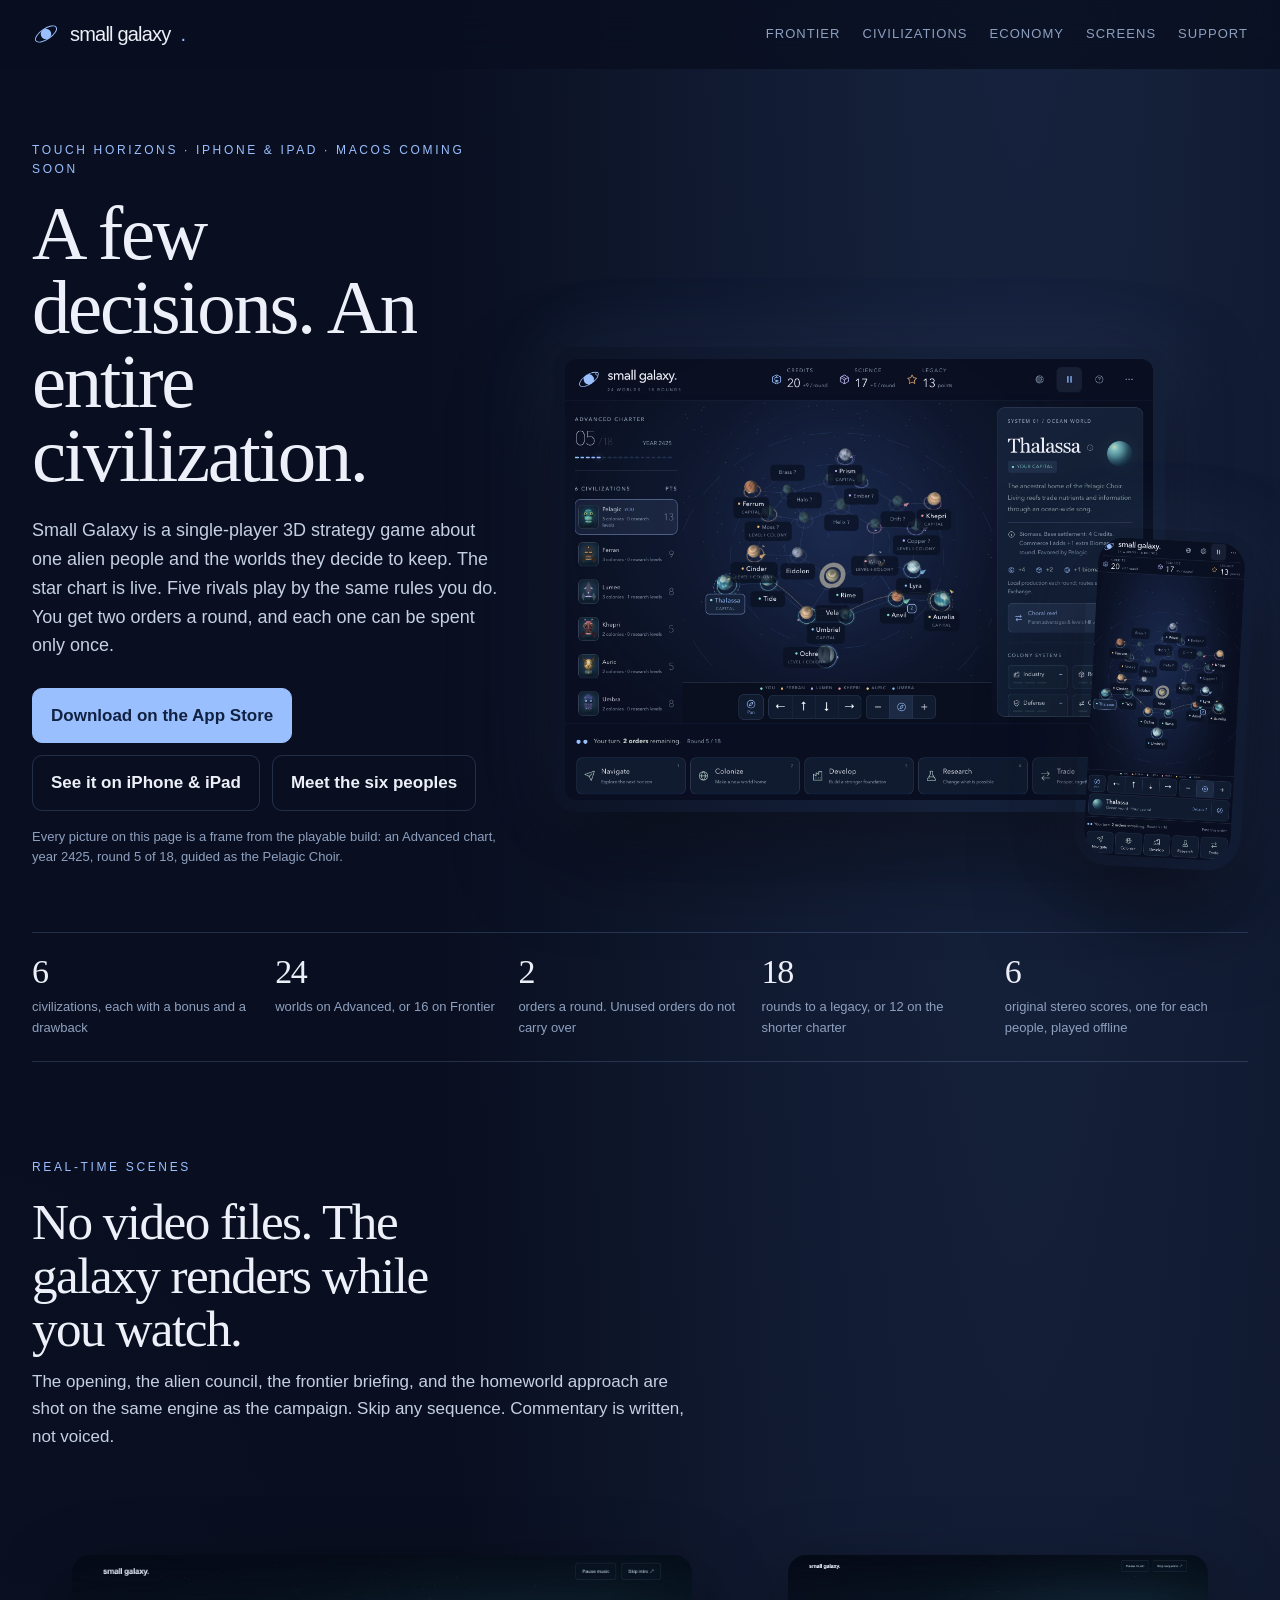
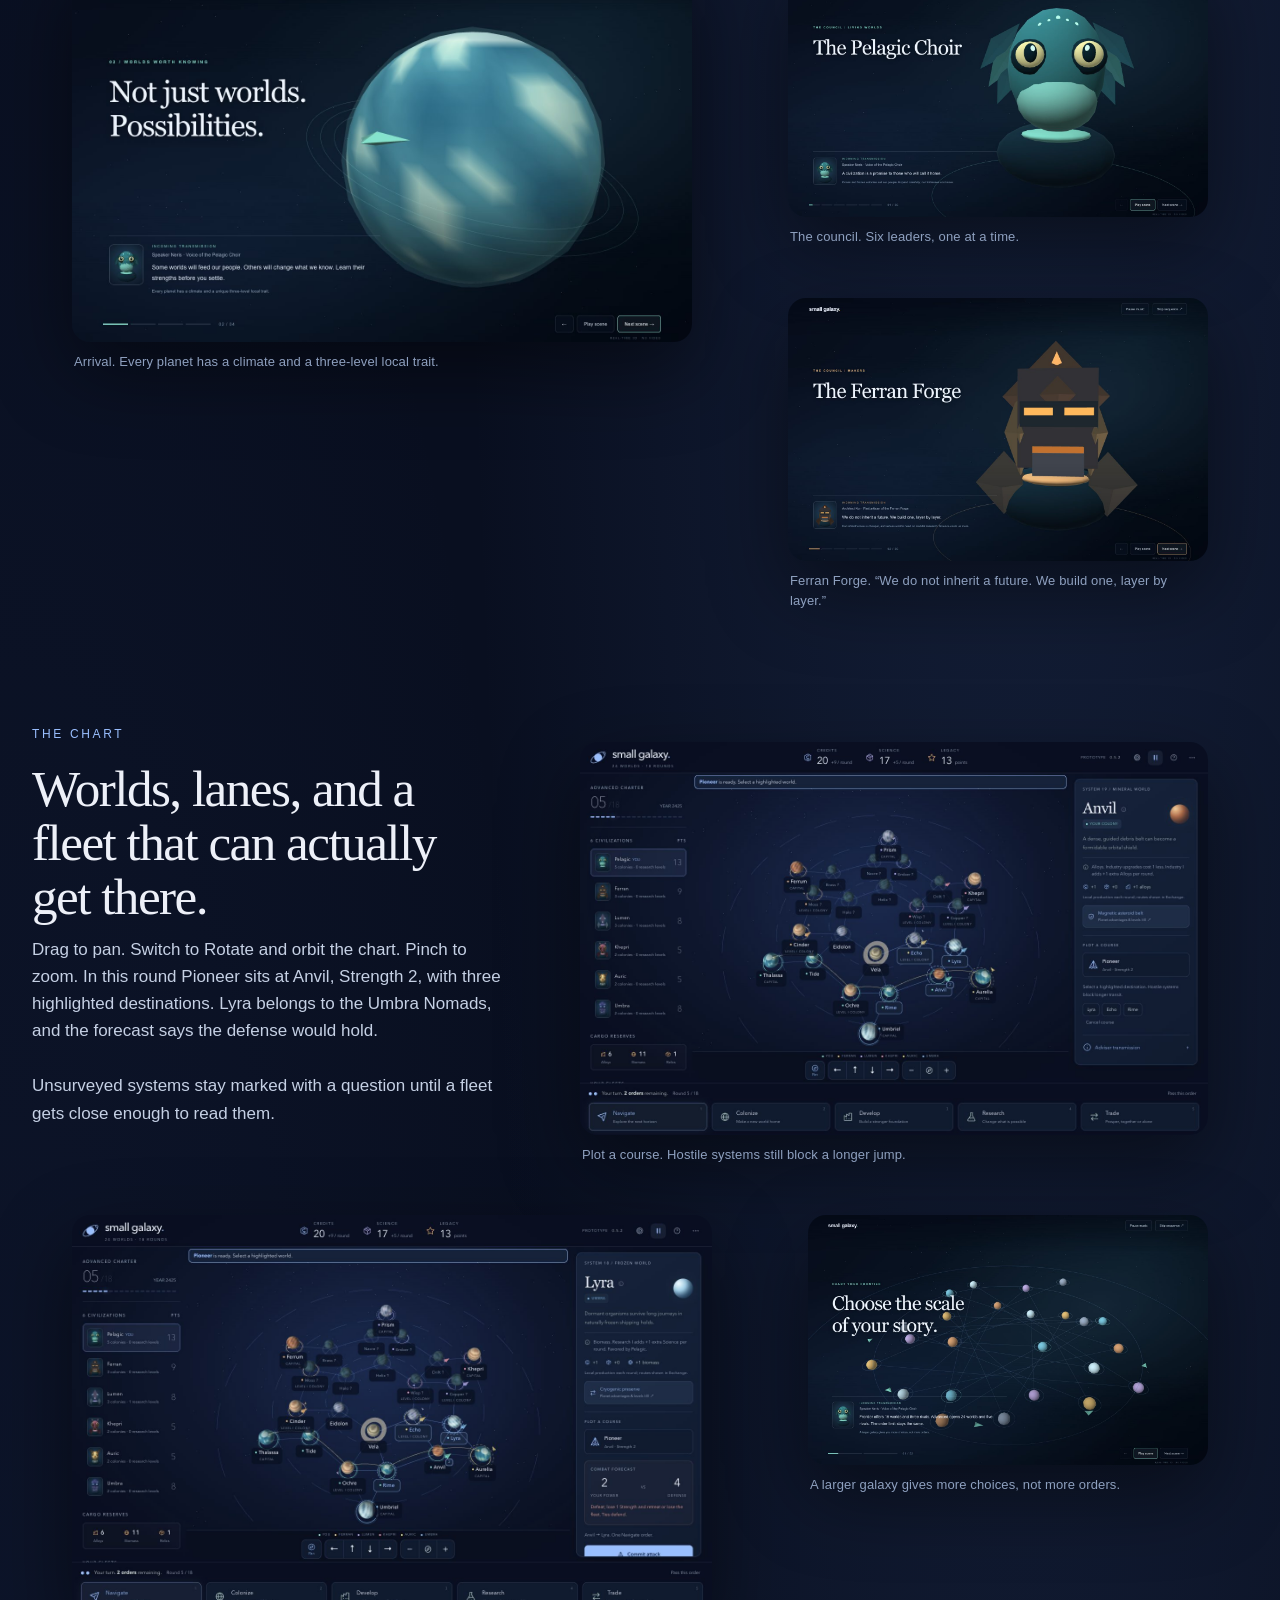
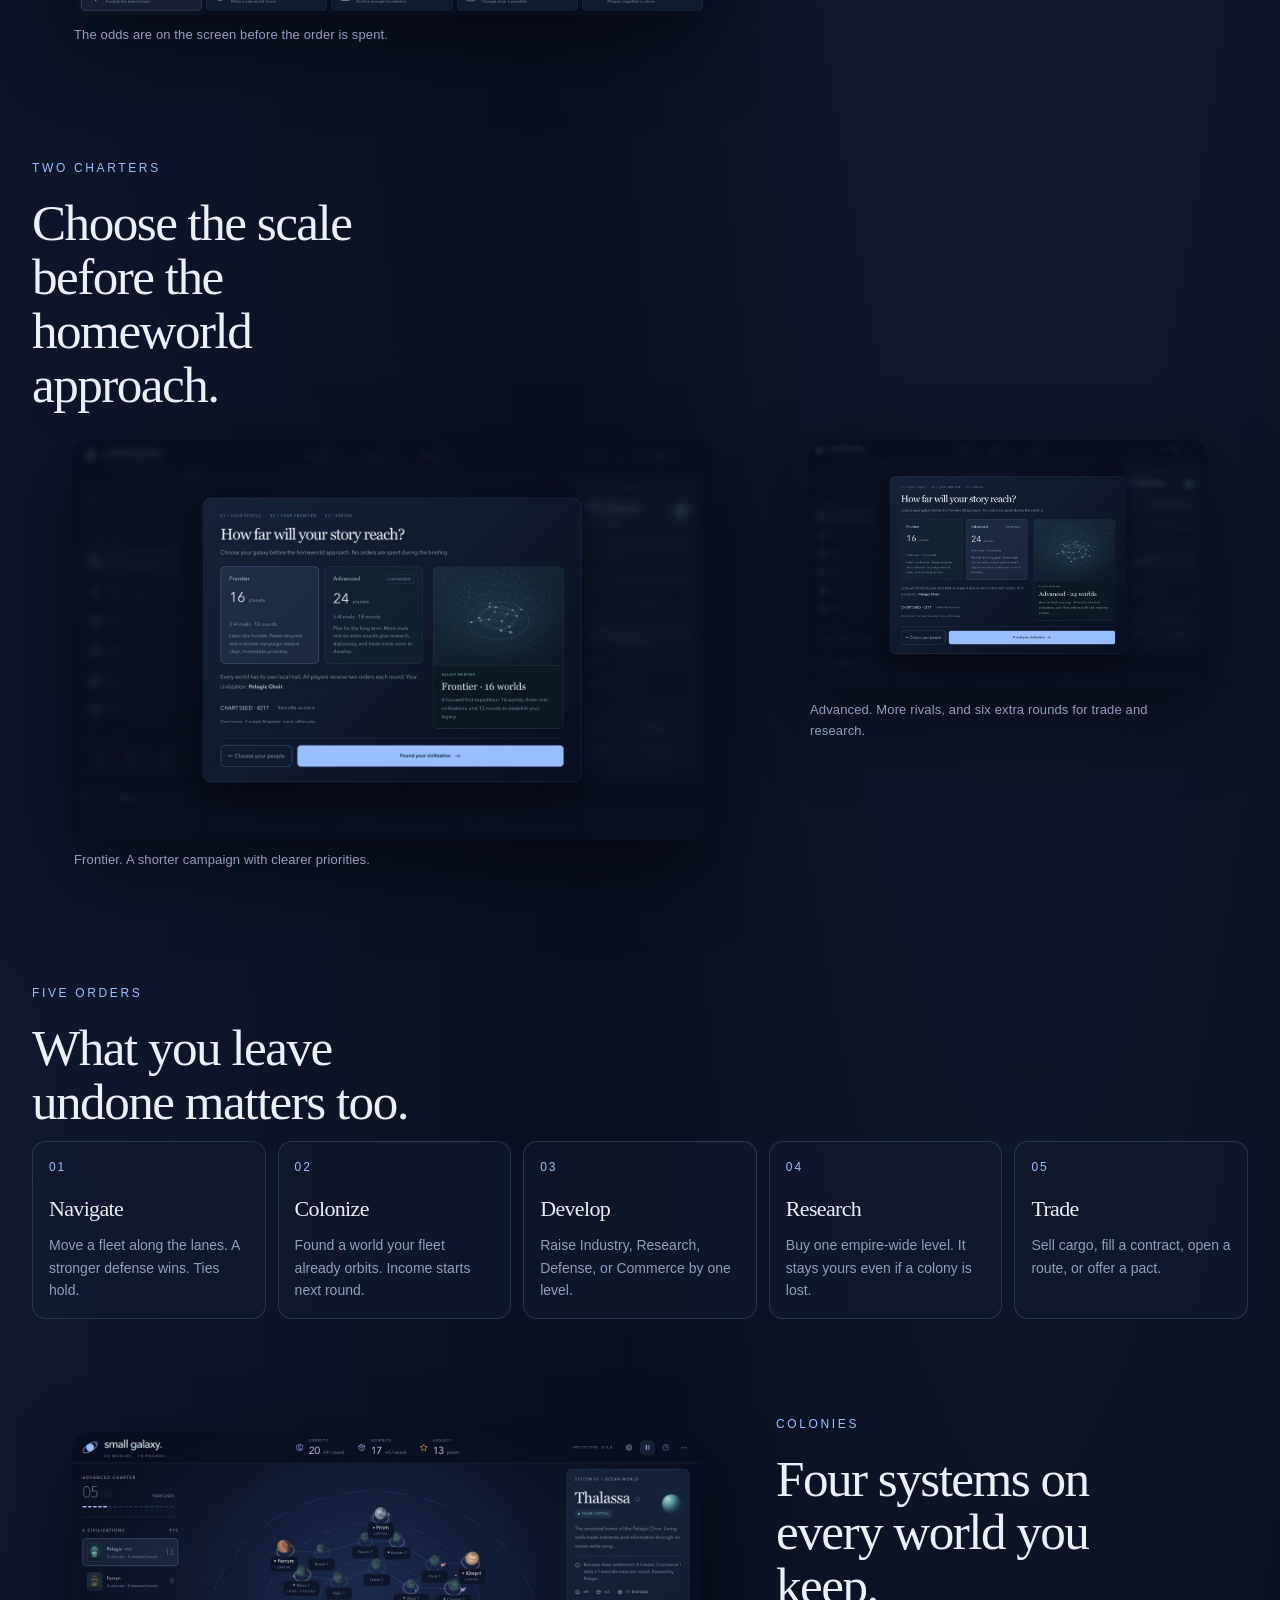
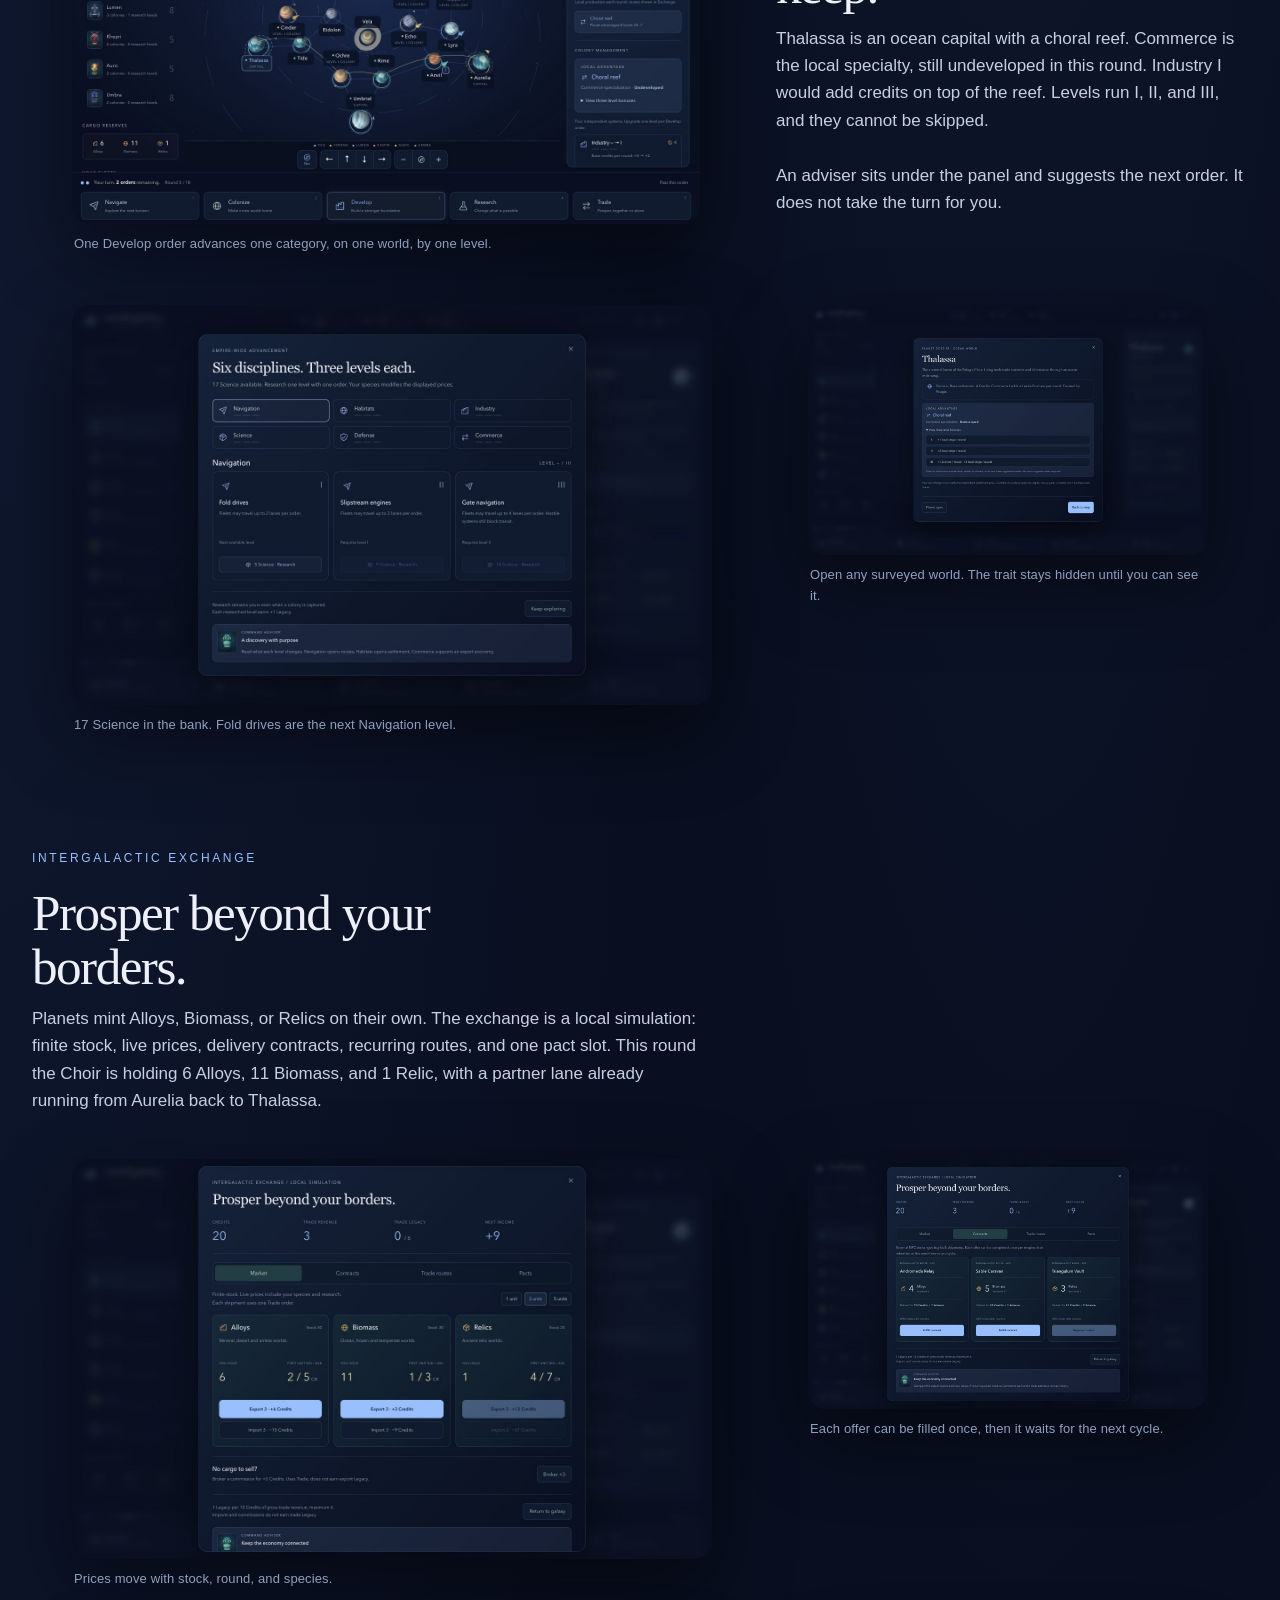
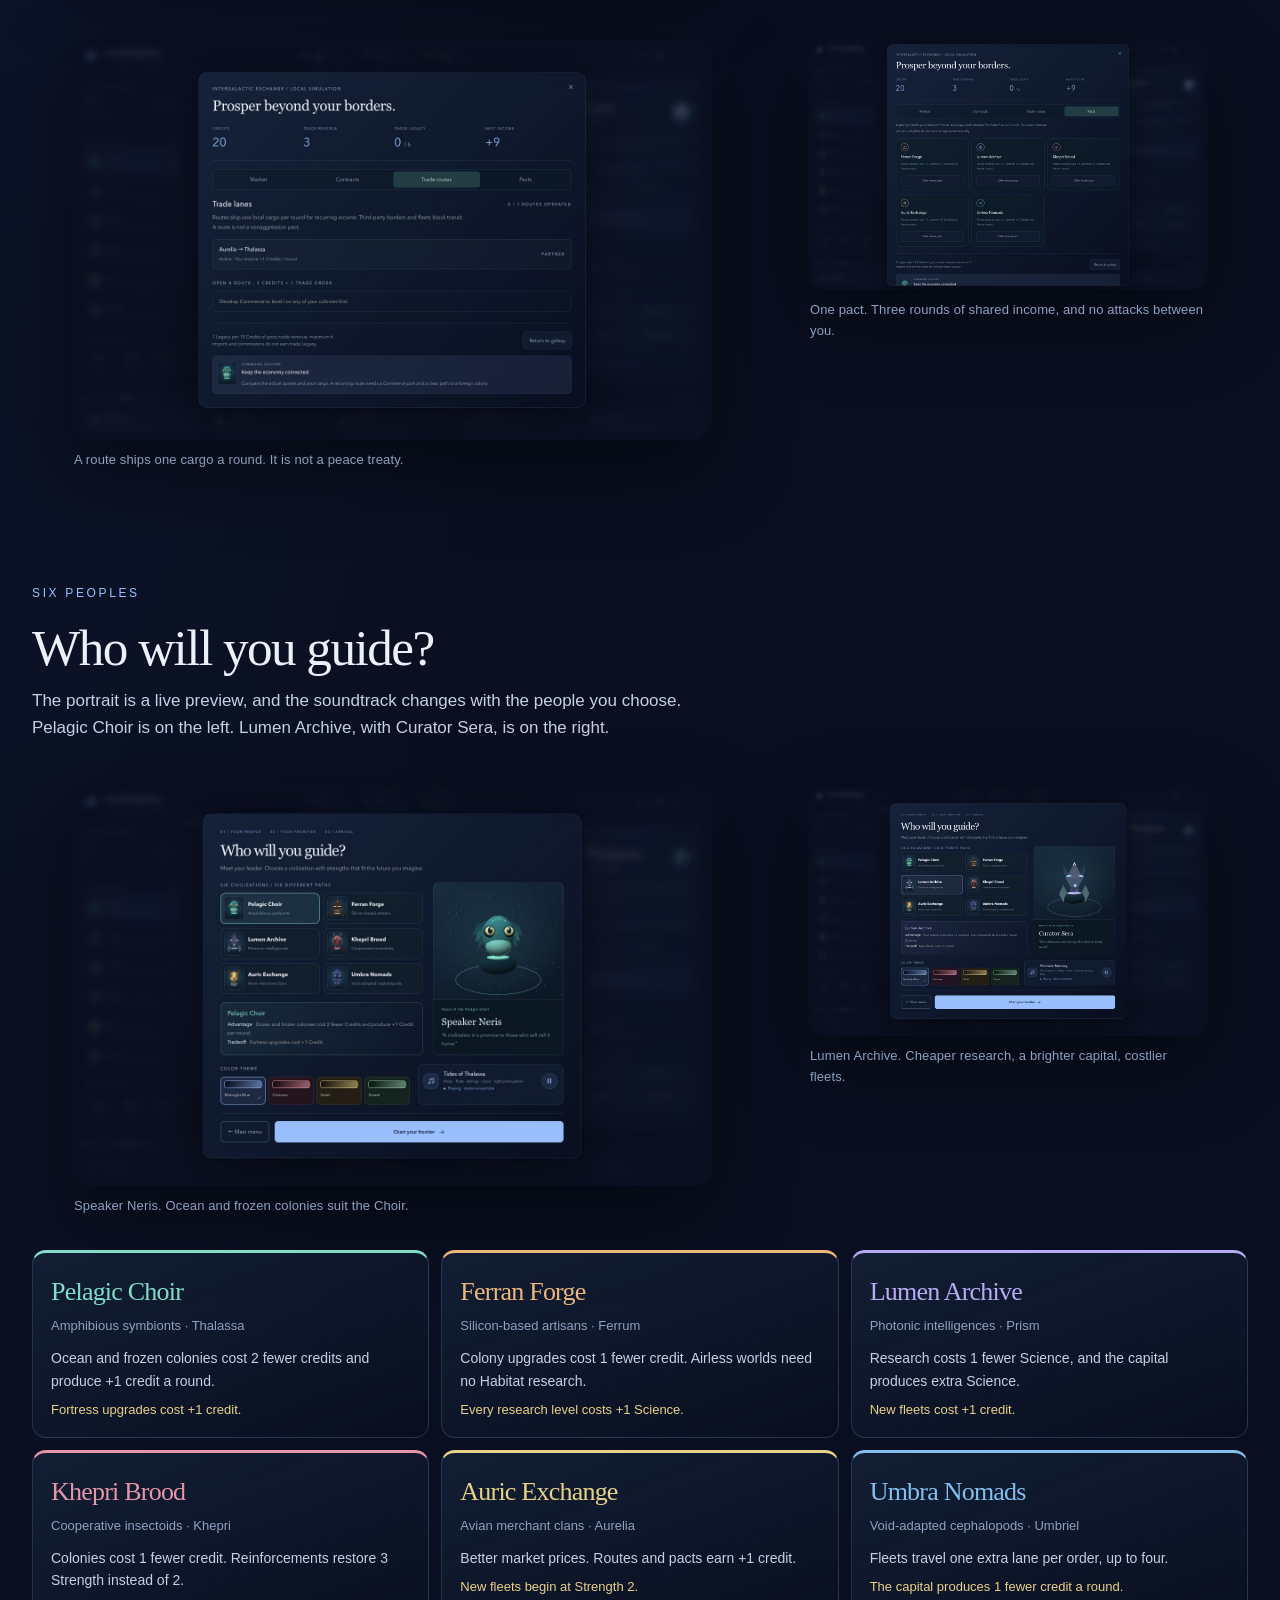
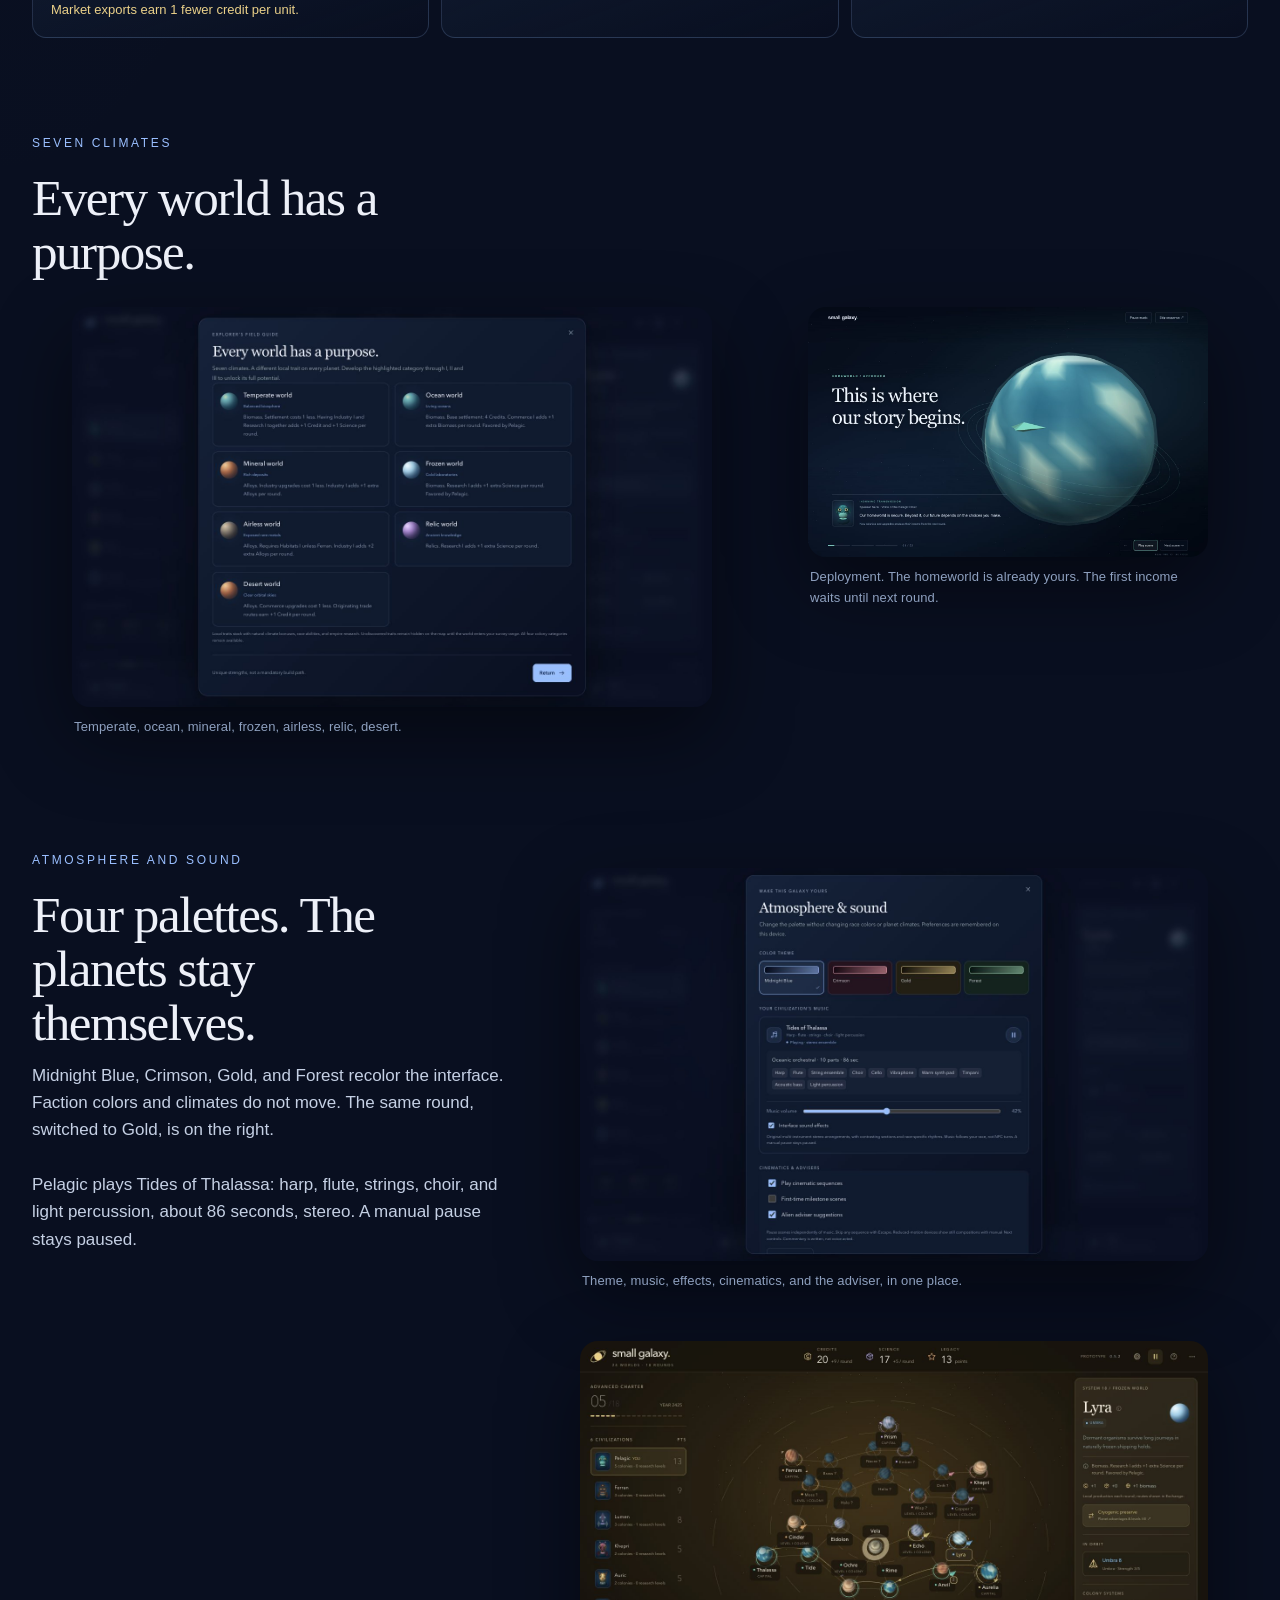
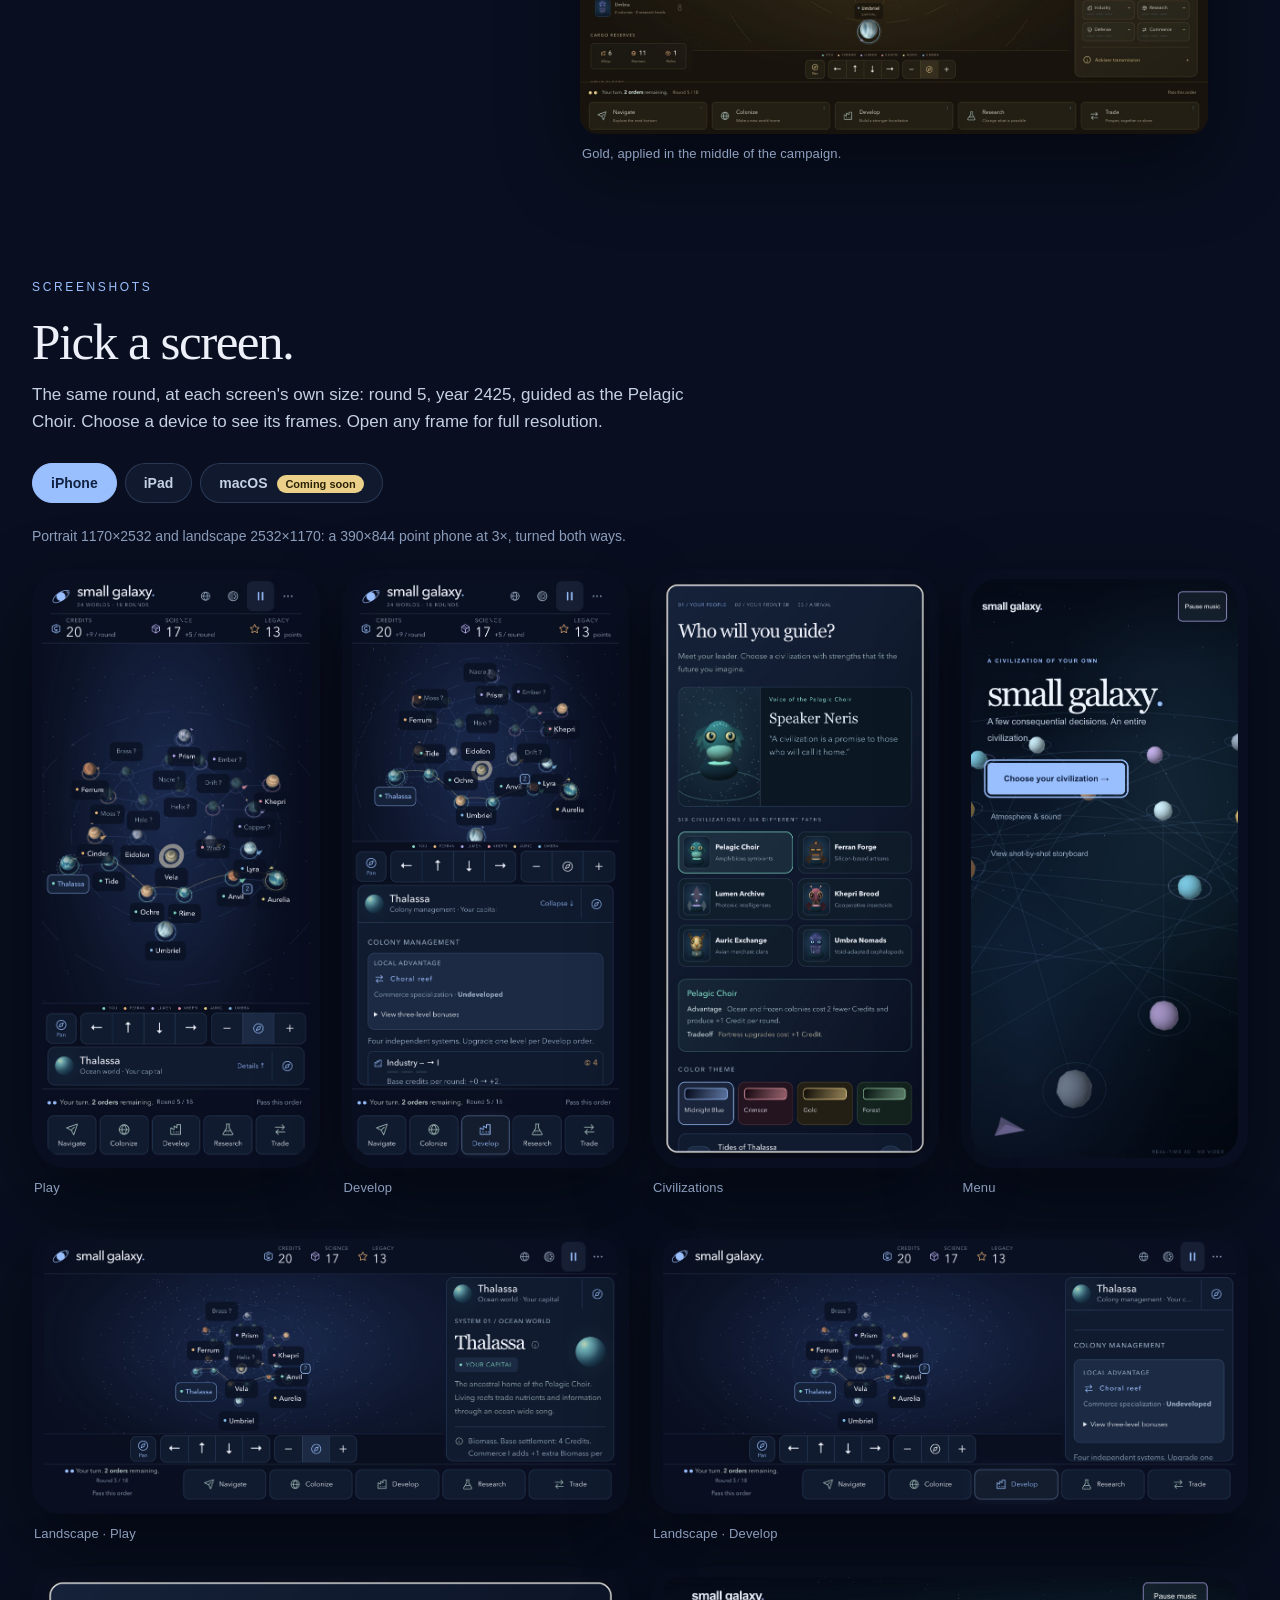
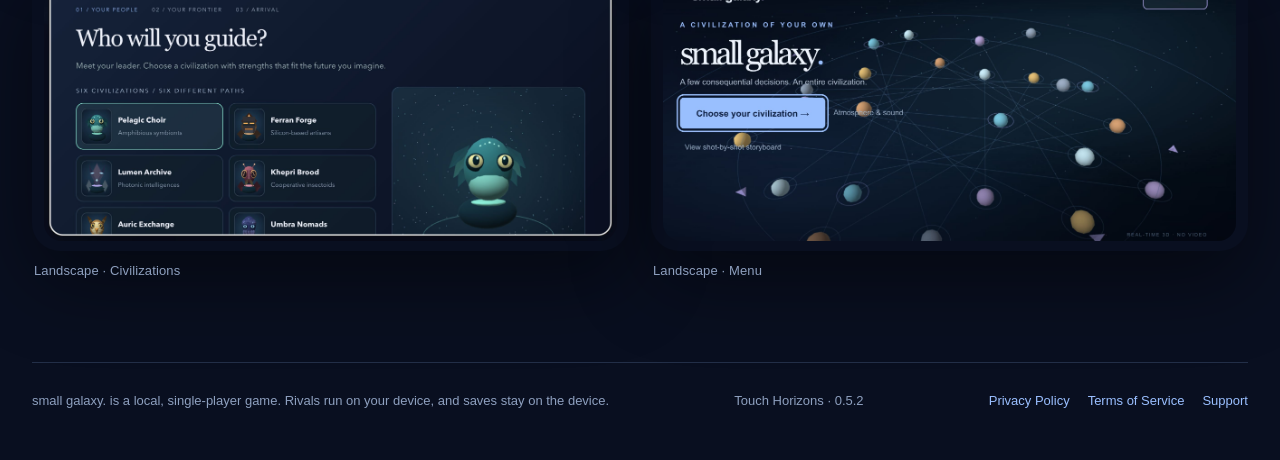
<file: index.html>
<!doctype html>
<html lang="en">
<head>
<meta charset="utf-8">
<meta name="viewport" content="width=device-width, initial-scale=1">
<meta name="theme-color" content="#090f20">
<meta name="description" content="Small Galaxy is a single-player 3D space strategy game. Six civilizations, a living star chart, and two orders a round.">
<title>small galaxy. — A few decisions. An entire civilization.</title>
<link rel="icon" href="data:image/svg+xml,%3Csvg xmlns='http://www.w3.org/2000/svg' viewBox='0 0 64 64'%3E%3Crect width='64' height='64' rx='16' fill='%23090f20'/%3E%3Cellipse cx='32' cy='32' rx='24' ry='11' transform='rotate(-34 32 32)' fill='none' stroke='%239abfff' stroke-width='3'/%3E%3Ccircle cx='32' cy='32' r='10' fill='%239abfff'/%3E%3C/svg%3E">
<link rel="stylesheet" href="styles.css">
</head>
<body>
<a class="skip" href="#frontier">Skip to the galaxy</a>
<header class="nav">
  <a class="brand" href="#top" aria-label="Small Galaxy home"><svg viewBox="0 0 48 48" fill="none" aria-hidden="true"><ellipse cx="24" cy="24" rx="21" ry="9" transform="rotate(-34 24 24)" stroke="currentColor" stroke-width="1.6"/><circle cx="24" cy="24" r="9" fill="currentColor"/></svg>small galaxy<span>.</span></a>
  <nav class="nav-links" aria-label="Page">
    <a href="#frontier">Frontier</a>
    <a href="#civilizations">Civilizations</a>
    <a href="#economy">Economy</a>
    <a href="#screens">Screens</a>
    <a href="support.html">Support</a>
  </nav>
</header>

<main id="top">
  <section class="hero">
    <div>
      <p class="kicker">Touch Horizons · iPhone &amp; iPad · macOS coming soon</p>
      <h1>A few decisions. An entire civilization.</h1>
      <p class="lede">Small Galaxy is a single-player 3D strategy game about one alien people and the worlds they decide to keep. The star chart is live. Five rivals play by the same rules you do. You get two orders a round, and each one can be spent only once.</p>
      <div class="hero-actions">
        <a class="btn" href="https://apps.apple.com/us/app/small-galaxy-frontier-legacy/id6818945945" target="_blank" rel="noopener">Download on the App Store</a>
        <a class="btn ghost" href="#screens">See it on iPhone &amp; iPad</a>
        <a class="btn ghost" href="#civilizations">Meet the six peoples</a>
      </div>
      <p class="fine">Every picture on this page is a frame from the playable build: an Advanced chart, year 2425, round 5 of 18, guided as the Pelagic Choir.</p>
    </div>
    <div class="hero-art">
      <button class="shot bezel ipad-land hero-ipad" type="button" data-shot="media/ipad-landscape-play.jpg" data-caption="iPad landscape. Round 5 on a 24-world Advanced chart. The Pelagic Choir holds five colonies and leads with 13 Legacy."><img src="media/ipad-landscape-play.jpg" width="2048" height="1536" alt="The Small Galaxy strategy screen on iPad: a 24-world star chart with the Pelagic Choir in the lead."></button>
      <button class="shot bezel phone-port hero-phone" type="button" data-shot="media/iphone-portrait-play.jpg" data-caption="iPhone portrait. Round 5, Thalassa, two orders remaining."><img src="media/iphone-portrait-play.jpg" width="1170" height="2532" alt="Small Galaxy on iPhone in portrait."></button>
    </div>
  </section>

  <ul class="facts" aria-label="What a campaign contains">
    <li><strong>6</strong><span>civilizations, each with a bonus and a drawback</span></li>
    <li><strong>24</strong><span>worlds on Advanced, or 16 on Frontier</span></li>
    <li><strong>2</strong><span>orders a round. Unused orders do not carry over</span></li>
    <li><strong>18</strong><span>rounds to a legacy, or 12 on the shorter charter</span></li>
    <li><strong>6</strong><span>original stereo scores, one for each people, played offline</span></li>
  </ul>

  <section class="section" id="arrival">
    <p class="kicker">Real-time scenes</p>
    <h2>No video files. The galaxy renders while you watch.</h2>
    <p class="intro">The opening, the alien council, the frontier briefing, and the homeworld approach are shot on the same engine as the campaign. Skip any sequence. Commentary is written, not voiced.</p>
  </section>
  <div class="cinema">
    <figure class="tall">
      <button class="shot frame" type="button" data-shot="media/world.jpg" data-caption="Opening shot. Speaker Neris introduces an ocean world while a ship crosses its orbit.">
        <img src="media/world.jpg" width="1440" height="900" alt="Cinematic of a blue ocean planet with rings and a small green ship, titled Not just worlds. Possibilities.">
      </button>
      <figcaption class="caption">Arrival. Every planet has a climate and a three-level local trait.</figcaption>
    </figure>
    <figure>
      <button class="shot frame" type="button" data-shot="media/council.jpg" data-caption="Council scene for the Pelagic Choir. Speaker Neris is rendered as a live 3D portrait.">
        <img src="media/council.jpg" width="1440" height="900" alt="Close 3D portrait of Speaker Neris, a teal amphibious alien, titled The Pelagic Choir.">
      </button>
      <figcaption class="caption">The council. Six leaders, one at a time.</figcaption>
    </figure>
    <figure>
      <button class="shot frame" type="button" data-shot="media/council-forge.jpg" data-caption="Architect Kor of the Ferran Forge. Infrastructure is cheaper; research costs more.">
        <img src="media/council-forge.jpg" width="1440" height="900" alt="3D portrait of Architect Kor, a geometric alien with amber eyes, titled The Ferran Forge.">
      </button>
      <figcaption class="caption">Ferran Forge. “We do not inherit a future. We build one, layer by layer.”</figcaption>
    </figure>
  </div>

  <section class="section" id="frontier">
    <div class="split">
      <div class="copy">
        <p class="kicker">The chart</p>
        <h2>Worlds, lanes, and a fleet that can actually get there.</h2>
        <p class="intro">Drag to pan. Switch to Rotate and orbit the chart. Pinch to zoom. In this round Pioneer sits at Anvil, Strength 2, with three highlighted destinations. Lyra belongs to the Umbra Nomads, and the forecast says the defense would hold.</p>
        <p class="intro">Unsurveyed systems stay marked with a question until a fleet gets close enough to read them.</p>
      </div>
      <div class="stack">
        <figure>
          <button class="shot frame" type="button" data-shot="media/navigate.jpg" data-caption="Navigate order. Pioneer can reach Lyra, Echo, or Rime from Anvil.">
            <img src="media/navigate.jpg" width="1440" height="900" alt="Galaxy map in Navigate mode, with Pioneer ready and Lyra, Echo, and Rime offered as destinations.">
          </button>
          <figcaption class="caption">Plot a course. Hostile systems still block a longer jump.</figcaption>
        </figure>
      </div>
    </div>
    <div class="pair" style="margin-top:16px">
      <figure>
        <button class="shot frame" type="button" data-shot="media/launch.jpg" data-caption="Combat forecast before spending the Navigate order: Pioneer strength 2 against Lyra defense 4.">
          <img src="media/launch.jpg" width="1440" height="900" alt="Lyra selected as a frozen Umbra world, with a combat forecast of 2 versus 4 and a Commit attack button.">
        </button>
        <figcaption class="caption">The odds are on the screen before the order is spent.</figcaption>
      </figure>
      <figure>
        <button class="shot frame" type="button" data-shot="media/frontier-cinema.jpg" data-caption="Frontier briefing. Sixteen worlds and three rivals, or twenty-four worlds and five. The order limit stays at two.">
          <img src="media/frontier-cinema.jpg" width="1440" height="900" alt="Cinematic star chart titled Choose the scale of your story, with colored planets linked by lanes.">
        </button>
        <figcaption class="caption">A larger galaxy gives more choices, not more orders.</figcaption>
      </figure>
    </div>
  </section>

  <section class="section">
    <p class="kicker">Two charters</p>
    <h2>Choose the scale before the homeworld approach.</h2>
    <div class="pair">
      <figure>
        <button class="shot frame" type="button" data-shot="media/frontier-standard.jpg" data-caption="Frontier charter: 16 planets, 3 AI rivals, 12 rounds.">
          <img src="media/frontier-standard.jpg" width="1440" height="900" alt="Galaxy setup with Frontier selected: 16 planets, 3 AI rivals, and 12 rounds.">
        </button>
        <figcaption class="caption">Frontier. A shorter campaign with clearer priorities.</figcaption>
      </figure>
      <figure>
        <button class="shot frame" type="button" data-shot="media/frontier.jpg" data-caption="Advanced charter: 24 planets, 5 AI rivals, 18 rounds. A live preview of the chart sits beside the choice.">
          <img src="media/frontier.jpg" width="1440" height="900" alt="Galaxy setup with Advanced selected: 24 planets, 5 AI rivals, 18 rounds, and a live galaxy preview.">
        </button>
        <figcaption class="caption">Advanced. More rivals, and six extra rounds for trade and research.</figcaption>
      </figure>
    </div>
  </section>

  <section class="section">
    <p class="kicker">Five orders</p>
    <h2>What you leave undone matters too.</h2>
    <div class="orders">
      <article><em>01</em><h3>Navigate</h3><p>Move a fleet along the lanes. A stronger defense wins. Ties hold.</p></article>
      <article><em>02</em><h3>Colonize</h3><p>Found a world your fleet already orbits. Income starts next round.</p></article>
      <article><em>03</em><h3>Develop</h3><p>Raise Industry, Research, Defense, or Commerce by one level.</p></article>
      <article><em>04</em><h3>Research</h3><p>Buy one empire-wide level. It stays yours even if a colony is lost.</p></article>
      <article><em>05</em><h3>Trade</h3><p>Sell cargo, fill a contract, open a route, or offer a pact.</p></article>
    </div>
  </section>

  <section class="section">
    <div class="split flip">
      <div class="copy">
        <p class="kicker">Colonies</p>
        <h2>Four systems on every world you keep.</h2>
        <p class="intro">Thalassa is an ocean capital with a choral reef. Commerce is the local specialty, still undeveloped in this round. Industry I would add credits on top of the reef. Levels run I, II, and III, and they cannot be skipped.</p>
        <p class="intro">An adviser sits under the panel and suggests the next order. It does not take the turn for you.</p>
      </div>
      <figure>
        <button class="shot frame" type="button" data-shot="media/develop.jpg" data-caption="Develop order on Thalassa. Industry I costs 4 credits and is the first available upgrade.">
          <img src="media/develop.jpg" width="1440" height="900" alt="Develop mode on Thalassa, showing the choral reef trait and an Industry upgrade to level I.">
        </button>
        <figcaption class="caption">One Develop order advances one category, on one world, by one level.</figcaption>
      </figure>
    </div>
    <div class="pair" style="margin-top:16px">
      <figure>
        <button class="shot frame" type="button" data-shot="media/research.jpg" data-caption="Research screen. Navigation, Habitats, Industry, Science, Defense, and Commerce, three levels each.">
          <img src="media/research.jpg" width="1440" height="900" alt="Research dialog titled Six disciplines. Three levels each, with Fold drives available for 5 Science.">
        </button>
        <figcaption class="caption">17 Science in the bank. Fold drives are the next Navigation level.</figcaption>
      </figure>
      <figure>
        <button class="shot frame" type="button" data-shot="media/dossier.jpg" data-caption="Planet dossier for Thalassa. The choral reef pays extra cargo at Commerce I, II, and III.">
          <img src="media/dossier.jpg" width="1440" height="900" alt="Thalassa planet dossier, an ocean world whose choral reef adds cargo and science as Commerce is upgraded.">
        </button>
        <figcaption class="caption">Open any surveyed world. The trait stays hidden until you can see it.</figcaption>
      </figure>
    </div>
  </section>

  <section class="section" id="economy">
    <p class="kicker">Intergalactic exchange</p>
    <h2>Prosper beyond your borders.</h2>
    <p class="intro">Planets mint Alloys, Biomass, or Relics on their own. The exchange is a local simulation: finite stock, live prices, delivery contracts, recurring routes, and one pact slot. This round the Choir is holding 6 Alloys, 11 Biomass, and 1 Relic, with a partner lane already running from Aurelia back to Thalassa.</p>
    <div class="pair">
      <figure>
        <button class="shot frame" type="button" data-shot="media/market.jpg" data-caption="Market tab. Export three Alloys for 6 credits, or three Biomass for 3.">
          <img src="media/market.jpg" width="1440" height="900" alt="Trade market showing Alloys, Biomass, and Relics with export and import prices.">
        </button>
        <figcaption class="caption">Prices move with stock, round, and species.</figcaption>
      </figure>
      <figure>
        <button class="shot frame" type="button" data-shot="media/contracts.jpg" data-caption="Contracts from Andromeda Relay, Sable Caravan, and Triangulum Vault.">
          <img src="media/contracts.jpg" width="1440" height="900" alt="Three delivery contracts: 4 Alloys, 5 Biomass, and 3 Relics, paying credits and science.">
        </button>
        <figcaption class="caption">Each offer can be filled once, then it waits for the next cycle.</figcaption>
      </figure>
    </div>
    <div class="pair" style="margin-top:16px">
      <figure>
        <button class="shot frame" type="button" data-shot="media/routes.jpg" data-caption="An active partner route from Aurelia to Thalassa pays 1 credit a round.">
          <img src="media/routes.jpg" width="1440" height="900" alt="Trade routes panel with an active Aurelia to Thalassa lane and a note that Commerce I is required to open your own.">
        </button>
        <figcaption class="caption">A route ships one cargo a round. It is not a peace treaty.</figcaption>
      </figure>
      <figure>
        <button class="shot frame" type="button" data-shot="media/pacts.jpg" data-caption="Pact offers for Ferran, Lumen, Khepri, Auric, and Umbra. Auric would pay the partner an extra credit.">
          <img src="media/pacts.jpg" width="1440" height="900" alt="Pact screen offering a three-round trade pact to each of the five rival civilizations.">
        </button>
        <figcaption class="caption">One pact. Three rounds of shared income, and no attacks between you.</figcaption>
      </figure>
    </div>
  </section>

  <section class="section" id="civilizations">
    <p class="kicker">Six peoples</p>
    <h2>Who will you guide?</h2>
    <p class="intro">The portrait is a live preview, and the soundtrack changes with the people you choose. Pelagic Choir is on the left. Lumen Archive, with Curator Sera, is on the right.</p>
    <div class="pair">
      <figure>
        <button class="shot frame" type="button" data-shot="media/races.jpg" data-caption="Race selection. Pelagic Choir is selected, with Speaker Neris beside the six choices and the Midnight Blue theme.">
          <img src="media/races.jpg" width="1440" height="900" alt="Civilization select showing six races and a 3D preview of Speaker Neris of the Pelagic Choir.">
        </button>
        <figcaption class="caption">Speaker Neris. Ocean and frozen colonies suit the Choir.</figcaption>
      </figure>
      <figure>
        <button class="shot frame" type="button" data-shot="media/races-lumen.jpg" data-caption="The same screen with the Lumen Archive selected.">
          <img src="media/races-lumen.jpg" width="1440" height="900" alt="Civilization select with the Lumen Archive highlighted and its leader preview on the right.">
        </button>
        <figcaption class="caption">Lumen Archive. Cheaper research, a brighter capital, costlier fleets.</figcaption>
      </figure>
    </div>
    <div class="races">
      <article style="--race:#82ddc8"><h3>Pelagic Choir</h3><p class="species">Amphibious symbionts · Thalassa</p><p>Ocean and frozen colonies cost 2 fewer credits and produce +1 credit a round.</p><p class="drawback">Fortress upgrades cost +1 credit.</p></article>
      <article style="--race:#edb779"><h3>Ferran Forge</h3><p class="species">Silicon-based artisans · Ferrum</p><p>Colony upgrades cost 1 fewer credit. Airless worlds need no Habitat research.</p><p class="drawback">Every research level costs +1 Science.</p></article>
      <article style="--race:#b7acf2"><h3>Lumen Archive</h3><p class="species">Photonic intelligences · Prism</p><p>Research costs 1 fewer Science, and the capital produces extra Science.</p><p class="drawback">New fleets cost +1 credit.</p></article>
      <article style="--race:#e596a9"><h3>Khepri Brood</h3><p class="species">Cooperative insectoids · Khepri</p><p>Colonies cost 1 fewer credit. Reinforcements restore 3 Strength instead of 2.</p><p class="drawback">Market exports earn 1 fewer credit per unit.</p></article>
      <article style="--race:#e6d387"><h3>Auric Exchange</h3><p class="species">Avian merchant clans · Aurelia</p><p>Better market prices. Routes and pacts earn +1 credit.</p><p class="drawback">New fleets begin at Strength 2.</p></article>
      <article style="--race:#83c0ee"><h3>Umbra Nomads</h3><p class="species">Void-adapted cephalopods · Umbriel</p><p>Fleets travel one extra lane per order, up to four.</p><p class="drawback">The capital produces 1 fewer credit a round.</p></article>
    </div>
  </section>

  <section class="section">
    <p class="kicker">Seven climates</p>
    <h2>Every world has a purpose.</h2>
    <div class="pair">
      <figure>
        <button class="shot frame" type="button" data-shot="media/planets.jpg" data-caption="Field guide: temperate, ocean, mineral, frozen, airless, relic, and desert worlds.">
          <img src="media/planets.jpg" width="1440" height="900" alt="Planet field guide listing seven climates, each with its own cargo and settlement rule.">
        </button>
        <figcaption class="caption">Temperate, ocean, mineral, frozen, airless, relic, desert.</figcaption>
      </figure>
      <figure>
        <button class="shot frame" type="button" data-shot="media/deployment.jpg" data-caption="Homeworld approach. The Pelagic fleet arrives at Thalassa before the first order.">
          <img src="media/deployment.jpg" width="1440" height="900" alt="Cinematic approach to a blue homeworld, titled This is where our story begins.">
        </button>
        <figcaption class="caption">Deployment. The homeworld is already yours. The first income waits until next round.</figcaption>
      </figure>
    </div>
  </section>

  <section class="section">
    <div class="split">
      <div class="copy">
        <p class="kicker">Atmosphere and sound</p>
        <h2>Four palettes. The planets stay themselves.</h2>
        <p class="intro">Midnight Blue, Crimson, Gold, and Forest recolor the interface. Faction colors and climates do not move. The same round, switched to Gold, is on the right.</p>
        <p class="intro">Pelagic plays Tides of Thalassa: harp, flute, strings, choir, and light percussion, about 86 seconds, stereo. A manual pause stays paused.</p>
      </div>
      <div class="stack">
        <figure>
          <button class="shot frame" type="button" data-shot="media/themes.jpg" data-caption="Atmosphere and sound. Midnight Blue is selected, and Tides of Thalassa is playing.">
            <img src="media/themes.jpg" width="1440" height="900" alt="Settings dialog with four color themes and the Pelagic soundtrack Tides of Thalassa.">
          </button>
          <figcaption class="caption">Theme, music, effects, cinematics, and the adviser, in one place.</figcaption>
        </figure>
        <figure>
          <button class="shot frame" type="button" data-shot="media/galaxy-gold.jpg" data-caption="The same round 5 chart after switching the interface to Gold.">
            <img src="media/galaxy-gold.jpg" width="1440" height="900" alt="The galaxy map recolored in the Gold theme, with Lyra selected and an Umbra fleet in orbit.">
          </button>
          <figcaption class="caption">Gold, applied in the middle of the campaign.</figcaption>
        </figure>
      </div>
    </div>
  </section>

  <section class="section" id="screens">
    <p class="kicker">Screenshots</p>
    <h2>Pick a screen.</h2>
    <p class="intro">The same round, at each screen's own size: round 5, year 2425, guided as the Pelagic Choir. Choose a device to see its frames. Open any frame for full resolution.</p>
    <div class="tabs" role="tablist" aria-label="Device screenshots">
      <button role="tab" id="tab-iphone" aria-controls="panel-iphone" aria-selected="true" type="button">iPhone</button>
      <button role="tab" id="tab-ipad" aria-controls="panel-ipad" aria-selected="false" tabindex="-1" type="button">iPad</button>
      <button role="tab" id="tab-macos" aria-controls="panel-macos" aria-selected="false" tabindex="-1" type="button">macOS <span class="pill">Coming soon</span></button>
    </div>

    <div class="panel" role="tabpanel" id="panel-iphone" aria-labelledby="tab-iphone">
      <p class="meta">Portrait 1170×2532 and landscape 2532×1170: a 390×844 point phone at 3×, turned both ways.</p>
      <div class="phone-row">
        <figure><button class="shot bezel phone-port" type="button" data-shot="media/iphone-portrait-play.jpg" data-caption="iPhone portrait. Round 5, Thalassa, two orders remaining."><img src="media/iphone-portrait-play.jpg" width="1170" height="2532" alt="iPhone portrait gameplay: star chart above Thalassa and the five orders." loading="lazy"></button><figcaption class="caption">Play</figcaption></figure>
        <figure><button class="shot bezel phone-port" type="button" data-shot="media/iphone-portrait-develop.jpg" data-caption="iPhone portrait Develop order. Industry I is offered for 4 credits."><img src="media/iphone-portrait-develop.jpg" width="1170" height="2532" alt="iPhone portrait Develop mode with the colony drawer open on Thalassa." loading="lazy"></button><figcaption class="caption">Develop</figcaption></figure>
        <figure><button class="shot bezel phone-port" type="button" data-shot="media/iphone-portrait-races.jpg" data-caption="iPhone portrait civilization select."><img src="media/iphone-portrait-races.jpg" width="1170" height="2532" alt="iPhone portrait civilization select." loading="lazy"></button><figcaption class="caption">Civilizations</figcaption></figure>
        <figure><button class="shot bezel phone-port" type="button" data-shot="media/iphone-portrait-menu.jpg" data-caption="iPhone portrait main menu."><img src="media/iphone-portrait-menu.jpg" width="1170" height="2532" alt="iPhone portrait main menu." loading="lazy"></button><figcaption class="caption">Menu</figcaption></figure>
      </div>
      <div class="land-row">
        <figure><button class="shot bezel phone-land" type="button" data-shot="media/iphone-landscape-play.jpg" data-caption="iPhone landscape. The chart sits beside the Thalassa panel."><img src="media/iphone-landscape-play.jpg" width="2532" height="1170" alt="iPhone landscape gameplay: chart on the left, Thalassa details on the right." loading="lazy"></button><figcaption class="caption">Landscape · Play</figcaption></figure>
        <figure><button class="shot bezel phone-land" type="button" data-shot="media/iphone-landscape-develop.jpg" data-caption="iPhone landscape Develop order."><img src="media/iphone-landscape-develop.jpg" width="2532" height="1170" alt="iPhone landscape Develop mode." loading="lazy"></button><figcaption class="caption">Landscape · Develop</figcaption></figure>
        <figure><button class="shot bezel phone-land" type="button" data-shot="media/iphone-landscape-races.jpg" data-caption="iPhone landscape civilization select."><img src="media/iphone-landscape-races.jpg" width="2532" height="1170" alt="iPhone landscape civilization select." loading="lazy"></button><figcaption class="caption">Landscape · Civilizations</figcaption></figure>
        <figure><button class="shot bezel phone-land" type="button" data-shot="media/iphone-landscape-menu.jpg" data-caption="iPhone landscape main menu."><img src="media/iphone-landscape-menu.jpg" width="2532" height="1170" alt="iPhone landscape main menu over the star chart." loading="lazy"></button><figcaption class="caption">Landscape · Menu</figcaption></figure>
      </div>
    </div>

    <div class="panel" role="tabpanel" id="panel-ipad" aria-labelledby="tab-ipad" hidden>
      <p class="meta">Landscape 2048×1536, from a 1024×768 point screen. Portrait 1536×2048, from 768×1024.</p>
      <div class="ipad-feature">
        <figure><button class="shot bezel ipad-land" type="button" data-shot="media/ipad-landscape-play.jpg" data-caption="iPad landscape. Round 5 with the full chart, rival list, and five orders."><img src="media/ipad-landscape-play.jpg" width="2048" height="1536" alt="iPad landscape gameplay: the 24-world chart, Thalassa, and the five orders." loading="lazy"></button><figcaption class="caption">Landscape · Play</figcaption></figure>
        <figure><button class="shot bezel ipad-port" type="button" data-shot="media/ipad-portrait-play.jpg" data-caption="iPad portrait. The chart fills the screen and Thalassa sits in the drawer."><img src="media/ipad-portrait-play.jpg" width="1536" height="2048" alt="iPad portrait gameplay: star chart above the Thalassa drawer." loading="lazy"></button><figcaption class="caption">Portrait · Play</figcaption></figure>
      </div>
      <div class="ipad-grid">
        <figure><button class="shot bezel ipad-land" type="button" data-shot="media/ipad-landscape-develop.jpg" data-caption="iPad landscape Develop order."><img src="media/ipad-landscape-develop.jpg" width="2048" height="1536" alt="iPad landscape Develop mode, Thalassa selected." loading="lazy"></button><figcaption class="caption">Landscape · Develop</figcaption></figure>
        <figure><button class="shot bezel ipad-land" type="button" data-shot="media/ipad-landscape-races.jpg" data-caption="iPad landscape civilization select."><img src="media/ipad-landscape-races.jpg" width="2048" height="1536" alt="iPad landscape civilization select." loading="lazy"></button><figcaption class="caption">Landscape · Civilizations</figcaption></figure>
        <figure><button class="shot bezel ipad-land" type="button" data-shot="media/ipad-landscape-menu.jpg" data-caption="iPad landscape main menu."><img src="media/ipad-landscape-menu.jpg" width="2048" height="1536" alt="iPad landscape main menu over the star chart." loading="lazy"></button><figcaption class="caption">Landscape · Menu</figcaption></figure>
      </div>
      <div class="ipad-grid ports">
        <figure><button class="shot bezel ipad-port" type="button" data-shot="media/ipad-portrait-develop.jpg" data-caption="iPad portrait Develop order."><img src="media/ipad-portrait-develop.jpg" width="1536" height="2048" alt="iPad portrait Develop mode." loading="lazy"></button><figcaption class="caption">Portrait · Develop</figcaption></figure>
        <figure><button class="shot bezel ipad-port" type="button" data-shot="media/ipad-portrait-races.jpg" data-caption="iPad portrait civilization select. Speaker Neris beside the six peoples."><img src="media/ipad-portrait-races.jpg" width="1536" height="2048" alt="iPad portrait civilization select." loading="lazy"></button><figcaption class="caption">Portrait · Civilizations</figcaption></figure>
        <figure><button class="shot bezel ipad-port" type="button" data-shot="media/ipad-portrait-menu.jpg" data-caption="iPad portrait main menu."><img src="media/ipad-portrait-menu.jpg" width="1536" height="2048" alt="iPad portrait main menu." loading="lazy"></button><figcaption class="caption">Portrait · Menu</figcaption></figure>
      </div>
    </div>

    <div class="panel" role="tabpanel" id="panel-macos" aria-labelledby="tab-macos" hidden>
      <p class="soon"><strong>Coming soon.</strong> The macOS version is not out yet. These 1440×900 frames come from the desktop build we are testing.</p>
      <div class="gallery">
        <figure><button class="shot frame" type="button" data-shot="media/menu.jpg" data-caption="Title card. small galaxy. A few consequential decisions. An entire civilization."><img src="media/menu.jpg" width="1440" height="900" alt="Main menu over a wide 3D star chart." loading="lazy"></button><figcaption class="caption">Title</figcaption></figure>
        <figure><button class="shot frame" type="button" data-shot="media/galaxy.jpg" data-caption="Full campaign view, round 5, Pelagic Choir leading."><img src="media/galaxy.jpg" width="1440" height="900" alt="Full desktop campaign with the star chart, rival list, and command dock." loading="lazy"></button><figcaption class="caption">Round 5</figcaption></figure>
        <figure><button class="shot frame" type="button" data-shot="media/navigate.jpg" data-caption="Navigate order from Anvil."><img src="media/navigate.jpg" width="1440" height="900" alt="Navigate mode with Pioneer ready to leave Anvil." loading="lazy"></button><figcaption class="caption">Navigate</figcaption></figure>
        <figure><button class="shot frame" type="button" data-shot="media/develop.jpg" data-caption="Develop Thalassa."><img src="media/develop.jpg" width="1440" height="900" alt="Colony development panel for the capital Thalassa." loading="lazy"></button><figcaption class="caption">Develop</figcaption></figure>
        <figure><button class="shot frame" type="button" data-shot="media/research.jpg" data-caption="Six research disciplines."><img src="media/research.jpg" width="1440" height="900" alt="Research screen for Navigation and the other five disciplines." loading="lazy"></button><figcaption class="caption">Research</figcaption></figure>
        <figure><button class="shot frame" type="button" data-shot="media/market.jpg" data-caption="Cargo market."><img src="media/market.jpg" width="1440" height="900" alt="Market prices for Alloys, Biomass, and Relics." loading="lazy"></button><figcaption class="caption">Market</figcaption></figure>
        <figure><button class="shot frame" type="button" data-shot="media/races.jpg" data-caption="Race selection. Pelagic Choir is selected."><img src="media/races.jpg" width="1440" height="900" alt="Civilization select showing six races and a 3D preview of Speaker Neris." loading="lazy"></button><figcaption class="caption">Civilizations</figcaption></figure>
        <figure><button class="shot frame" type="button" data-shot="media/guide.jpg" data-caption="Field guide: explore, develop, research, trade, connect, and make the species matter."><img src="media/guide.jpg" width="1440" height="900" alt="How to play dialog titled A civilization, not a to-do list." loading="lazy"></button><figcaption class="caption">Field guide</figcaption></figure>
        <figure><button class="shot frame" type="button" data-shot="media/arrival.jpg" data-caption="First shot of the opening. Pathfinder Ilyr of the Umbra Nomads."><img src="media/arrival.jpg" width="1440" height="900" alt="Opening cinematic over a distant galaxy chart." loading="lazy"></button><figcaption class="caption">Opening</figcaption></figure>
      </div>
    </div>
  </section>
</main>

<footer>
  <p>small galaxy. is a local, single-player game. Rivals run on your device, and saves stay on the device.</p>
  <p>Touch Horizons · 0.5.2</p>
  <p class="legal-links"><a href="privacy.html">Privacy Policy</a> <a href="terms.html">Terms of Service</a> <a href="support.html">Support</a></p>
</footer>

<dialog id="viewer">
  <form method="dialog"><button type="submit">Close</button></form>
  <img alt="">
  <p></p>
</dialog>
<script>
const viewer = document.querySelector('#viewer');
const view = viewer.querySelector('img');
const cap = viewer.querySelector('p');
document.body.addEventListener('click', event => {
  const shot = event.target.closest('[data-shot]');
  if (!shot) return;
  const img = shot.querySelector('img');
  view.src = shot.dataset.shot;
  view.alt = img ? img.alt : '';
  cap.textContent = shot.dataset.caption || view.alt;
  viewer.showModal();
});
viewer.addEventListener('click', e => { if (e.target === viewer) viewer.close(); });

// Screenshot tabs: only the chosen device's frames are shown.
const tabs = [...document.querySelectorAll('[role="tab"]')];
function selectTab(tab) {
  tabs.forEach(t => {
    const on = t === tab;
    t.setAttribute('aria-selected', on);
    t.tabIndex = on ? 0 : -1;
    document.getElementById(t.getAttribute('aria-controls')).hidden = !on;
  });
}
tabs.forEach((t, i) => {
  t.addEventListener('click', () => selectTab(t));
  t.addEventListener('keydown', e => {
    const d = { ArrowRight: 1, ArrowLeft: -1 }[e.key];
    if (!d) return;
    const n = tabs[(i + d + tabs.length) % tabs.length];
    n.focus(); selectTab(n);
  });
});
</script>
</body>
</html>
</file>
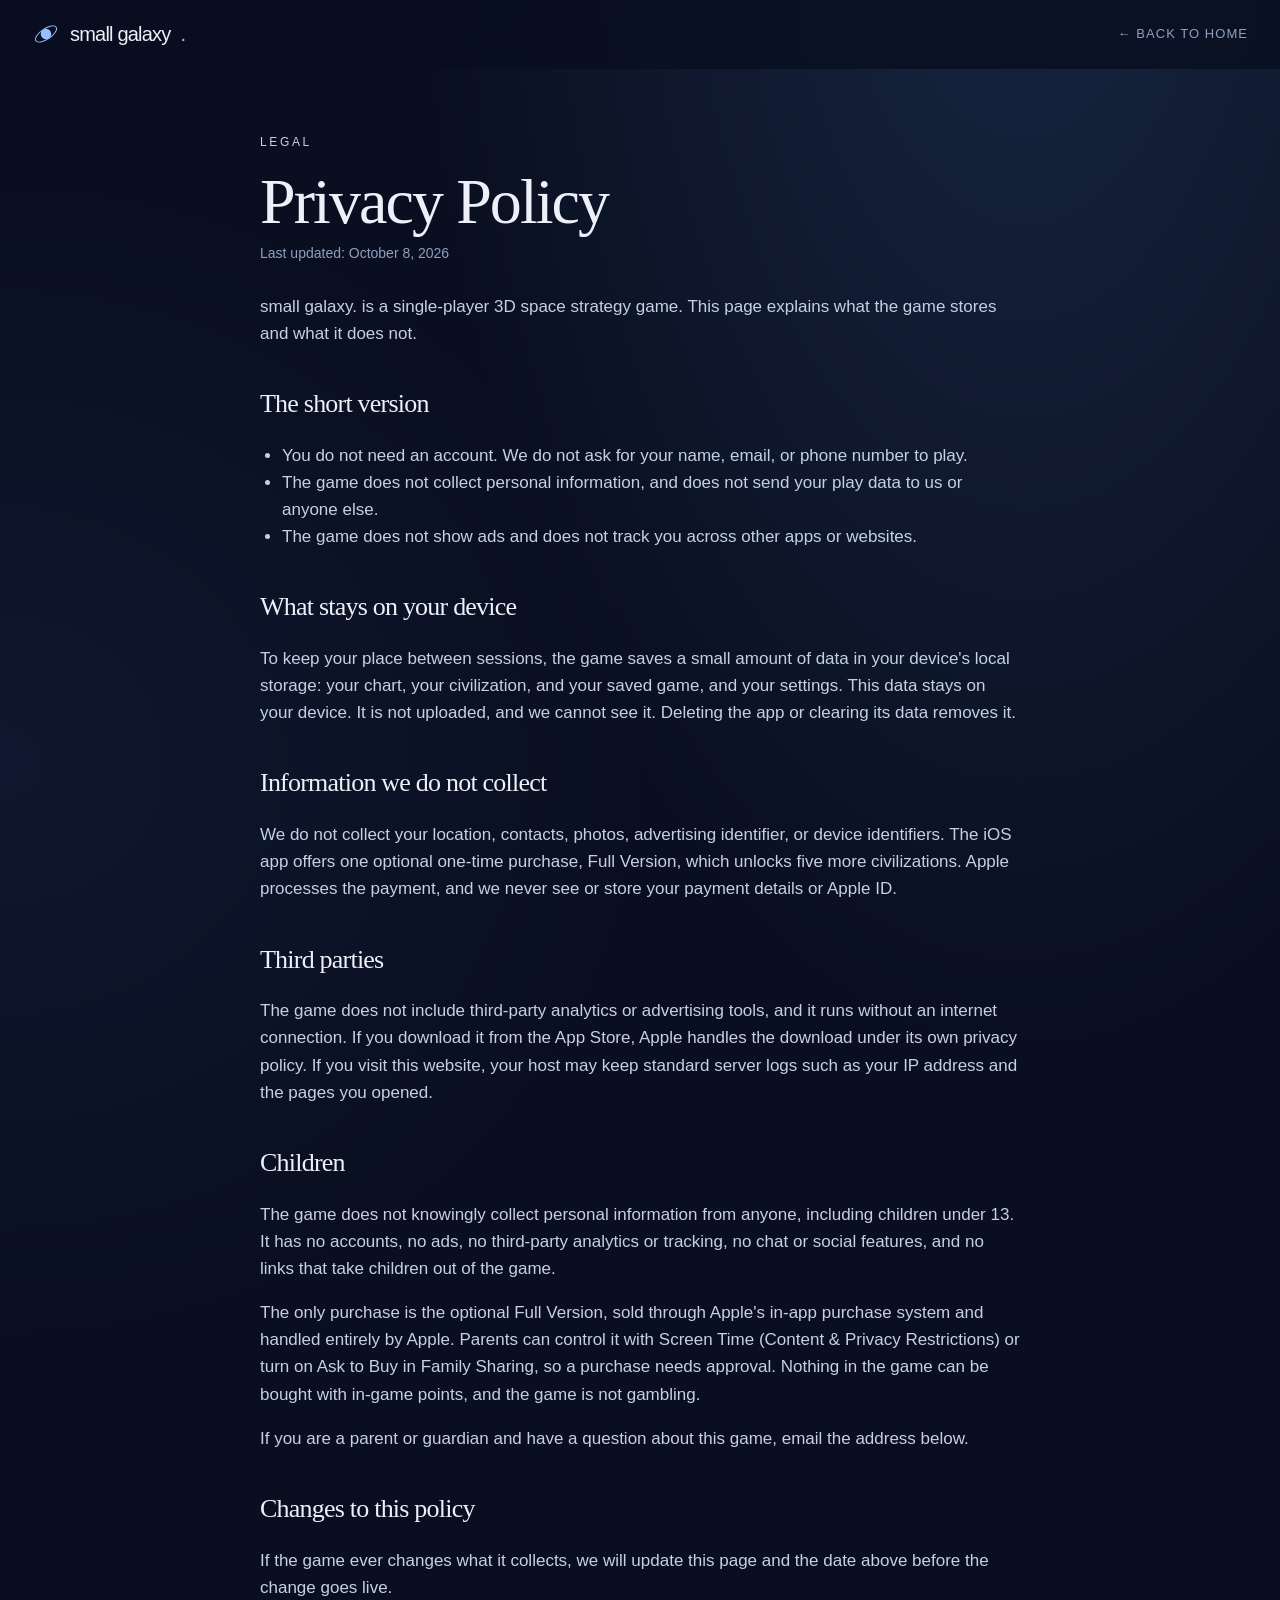
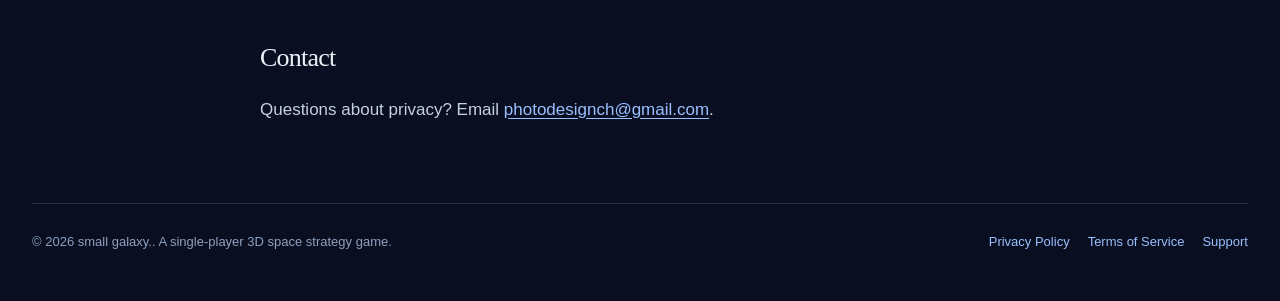
<file: privacy.html>
<!doctype html>
<html lang="en">
<head>
<meta charset="utf-8">
<meta name="viewport" content="width=device-width, initial-scale=1">
<meta name="theme-color" content="#090f20">
<meta name="description" content="How small galaxy. handles your information.">
<title>Privacy Policy — small galaxy.</title>
<link rel="icon" href="data:image/svg+xml,%3Csvg xmlns='http://www.w3.org/2000/svg' viewBox='0 0 64 64'%3E%3Crect width='64' height='64' rx='16' fill='%23090f20'/%3E%3Cellipse cx='32' cy='32' rx='24' ry='11' transform='rotate(-34 32 32)' fill='none' stroke='%239abfff' stroke-width='3'/%3E%3Ccircle cx='32' cy='32' r='10' fill='%239abfff'/%3E%3C/svg%3E">
<link rel="stylesheet" href="styles.css">
</head>
<body>
<header class="nav">
  <a class="brand" href="index.html" aria-label="Small Galaxy home"><svg viewBox="0 0 48 48" fill="none" aria-hidden="true"><ellipse cx="24" cy="24" rx="21" ry="9" transform="rotate(-34 24 24)" stroke="currentColor" stroke-width="1.6"/><circle cx="24" cy="24" r="9" fill="currentColor"/></svg>small galaxy<span>.</span></a>
  <nav class="nav-links" aria-label="Page"><a href="index.html">&larr; Back to home</a></nav>
</header>
<main class="legal">

<p class="kicker">Legal</p>
<h1>Privacy Policy</h1>
<p class="updated">Last updated: October 8, 2026</p>
<p>small galaxy. is a single-player 3D space strategy game. This page explains what the game stores and what it does not.</p>

<h2>The short version</h2>
<ul>
<li>You do not need an account. We do not ask for your name, email, or phone number to play.</li>
<li>The game does not collect personal information, and does not send your play data to us or anyone else.</li>
<li>The game does not show ads and does not track you across other apps or websites.</li>
</ul>

<h2>What stays on your device</h2>
<p>To keep your place between sessions, the game saves a small amount of data in your device's local storage: your chart, your civilization, and your saved game, and your settings. This data stays on your device. It is not uploaded, and we cannot see it. Deleting the app or clearing its data removes it.</p>

<h2>Information we do not collect</h2>
<p>We do not collect your location, contacts, photos, advertising identifier, or device identifiers. The iOS app offers one optional one-time purchase, Full Version, which unlocks five more civilizations. Apple processes the payment, and we never see or store your payment details or Apple ID.</p>

<h2>Third parties</h2>
<p>The game does not include third-party analytics or advertising tools, and it runs without an internet connection. If you download it from the App Store, Apple handles the download under its own privacy policy. If you visit this website, your host may keep standard server logs such as your IP address and the pages you opened.</p>

<h2>Children</h2>
<p>The game does not knowingly collect personal information from anyone, including children under 13. It has no accounts, no ads, no third-party analytics or tracking, no chat or social features, and no links that take children out of the game.</p>
<p>The only purchase is the optional Full Version, sold through Apple's in-app purchase system and handled entirely by Apple. Parents can control it with Screen Time (Content &amp; Privacy Restrictions) or turn on Ask to Buy in Family Sharing, so a purchase needs approval. Nothing in the game can be bought with in-game points, and the game is not gambling.</p>
<p>If you are a parent or guardian and have a question about this game, email the address below.</p>

<h2>Changes to this policy</h2>
<p>If the game ever changes what it collects, we will update this page and the date above before the change goes live.</p>

<h2>Contact</h2>
<p>Questions about privacy? Email <a href="mailto:photodesignch@gmail.com">photodesignch@gmail.com</a>.</p>

</main>
<footer>
  <p>&copy; 2026 small galaxy.. A single-player 3D space strategy game.</p>
  <p class="legal-links"><a href="privacy.html">Privacy Policy</a> <a href="terms.html">Terms of Service</a> <a href="support.html">Support</a></p>
</footer>
</body>
</html>
</file>
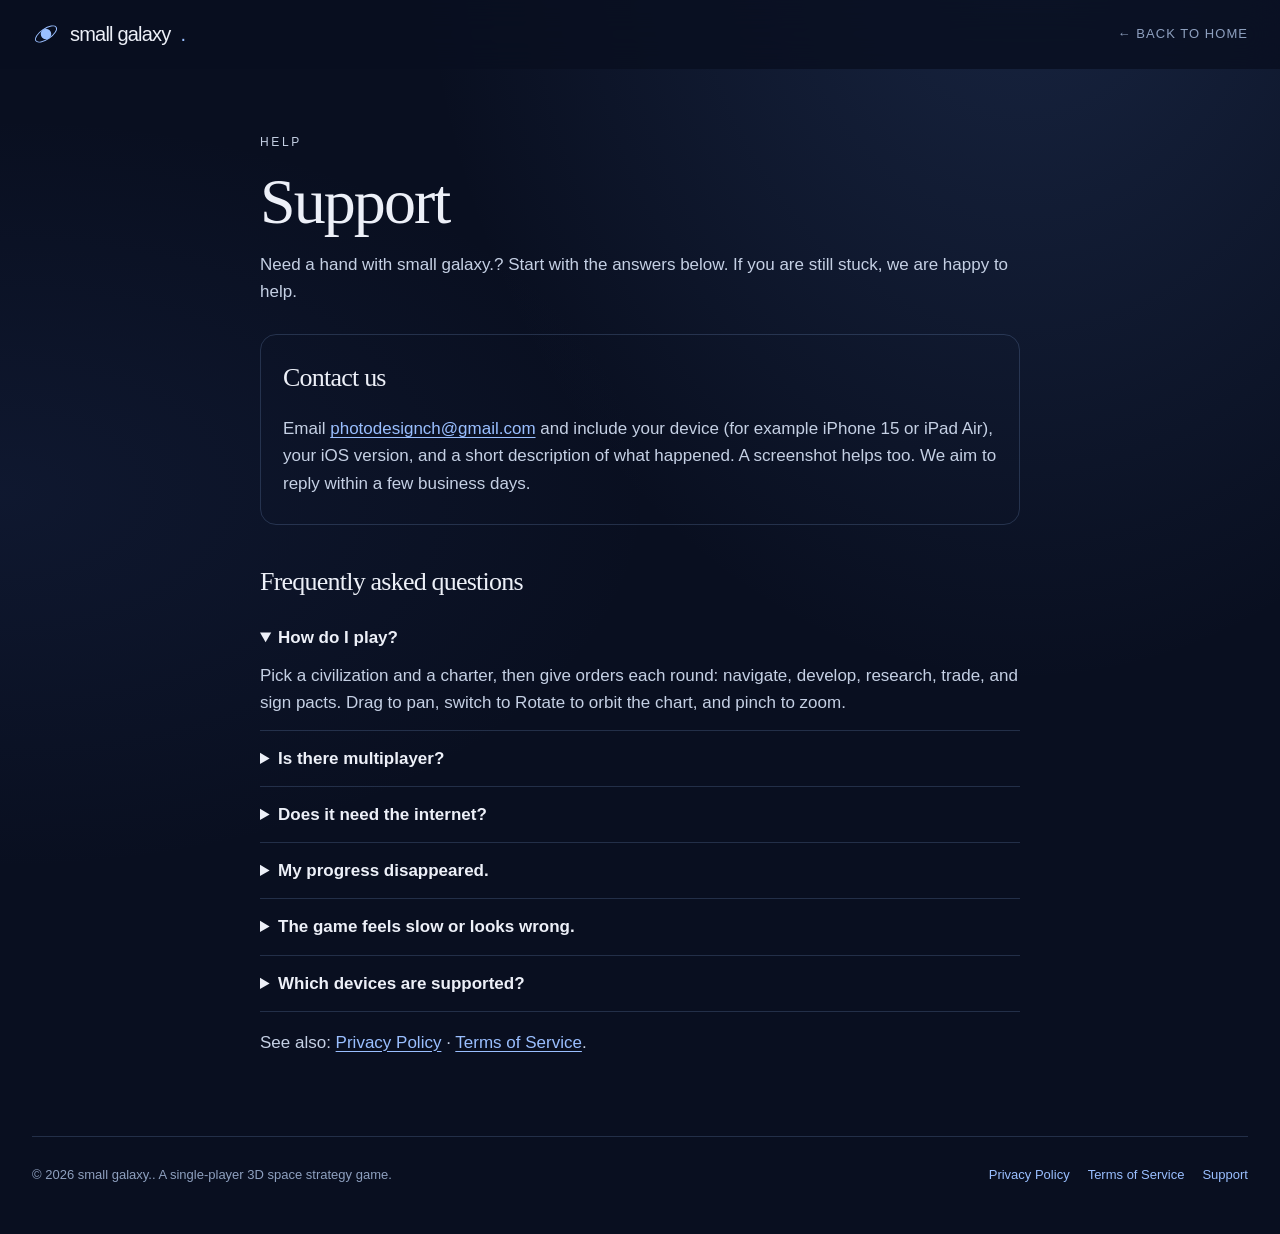
<file: support.html>
<!doctype html>
<html lang="en">
<head>
<meta charset="utf-8">
<meta name="viewport" content="width=device-width, initial-scale=1">
<meta name="theme-color" content="#090f20">
<meta name="description" content="Help with small galaxy..">
<title>Support — small galaxy.</title>
<link rel="icon" href="data:image/svg+xml,%3Csvg xmlns='http://www.w3.org/2000/svg' viewBox='0 0 64 64'%3E%3Crect width='64' height='64' rx='16' fill='%23090f20'/%3E%3Cellipse cx='32' cy='32' rx='24' ry='11' transform='rotate(-34 32 32)' fill='none' stroke='%239abfff' stroke-width='3'/%3E%3Ccircle cx='32' cy='32' r='10' fill='%239abfff'/%3E%3C/svg%3E">
<link rel="stylesheet" href="styles.css">
</head>
<body>
<header class="nav">
  <a class="brand" href="index.html" aria-label="Small Galaxy home"><svg viewBox="0 0 48 48" fill="none" aria-hidden="true"><ellipse cx="24" cy="24" rx="21" ry="9" transform="rotate(-34 24 24)" stroke="currentColor" stroke-width="1.6"/><circle cx="24" cy="24" r="9" fill="currentColor"/></svg>small galaxy<span>.</span></a>
  <nav class="nav-links" aria-label="Page"><a href="index.html">&larr; Back to home</a></nav>
</header>
<main class="legal">

<p class="kicker">Help</p>
<h1>Support</h1>
<p>Need a hand with small galaxy.? Start with the answers below. If you are still stuck, we are happy to help.</p>

<div class="contact-card">
<h2>Contact us</h2>
<p>Email <a href="mailto:photodesignch@gmail.com">photodesignch@gmail.com</a> and include your device (for example iPhone 15 or iPad Air), your iOS version, and a short description of what happened. A screenshot helps too. We aim to reply within a few business days.</p>
</div>

<h2>Frequently asked questions</h2>
<details open><summary>How do I play?</summary><p>Pick a civilization and a charter, then give orders each round: navigate, develop, research, trade, and sign pacts. Drag to pan, switch to Rotate to orbit the chart, and pinch to zoom.</p></details>
<details><summary>Is there multiplayer?</summary><p>No. It is a single-player game, and the AI rivals run on your device.</p></details>
<details><summary>Does it need the internet?</summary><p>No. The game, including its music, runs entirely on your device and works offline.</p></details>
<details><summary>My progress disappeared.</summary><p>Progress is saved on your device only. Deleting the app, or clearing its data, resets it, and we are not able to recover it.</p></details>
<details><summary>The game feels slow or looks wrong.</summary><p>Close other apps, restart the game, and make sure your device is running the latest iOS. If it continues, email us with your device model.</p></details>
<details><summary>Which devices are supported?</summary><p>iPhone and iPad.</p></details>

<p>See also: <a href="privacy.html">Privacy Policy</a> &middot; <a href="terms.html">Terms of Service</a>.</p>

</main>
<footer>
  <p>&copy; 2026 small galaxy.. A single-player 3D space strategy game.</p>
  <p class="legal-links"><a href="privacy.html">Privacy Policy</a> <a href="terms.html">Terms of Service</a> <a href="support.html">Support</a></p>
</footer>
</body>
</html>
</file>
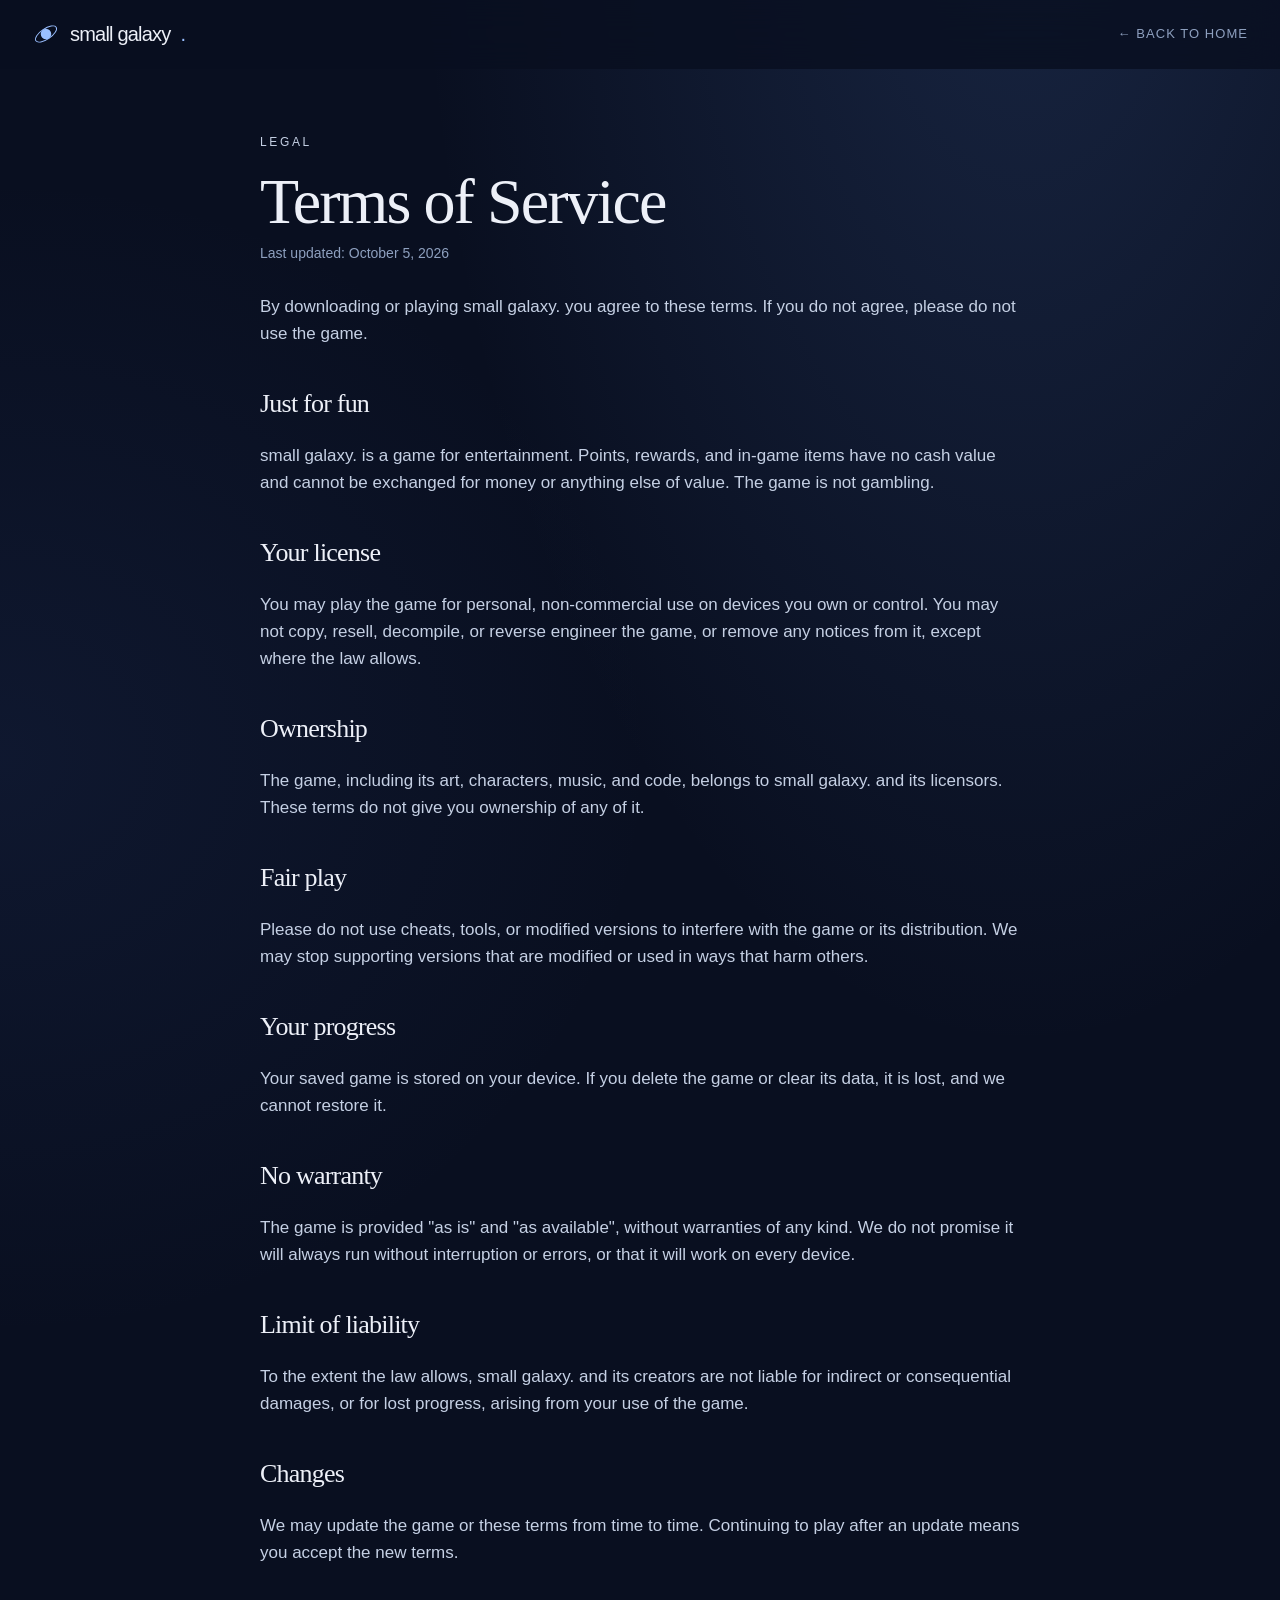
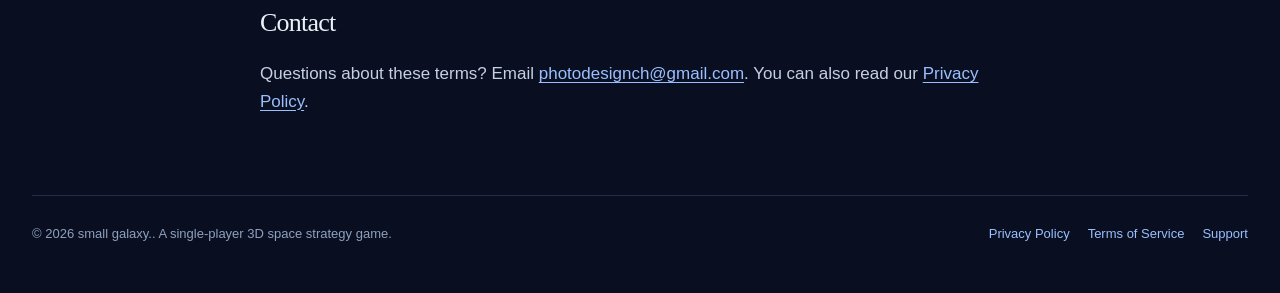
<file: terms.html>
<!doctype html>
<html lang="en">
<head>
<meta charset="utf-8">
<meta name="viewport" content="width=device-width, initial-scale=1">
<meta name="theme-color" content="#090f20">
<meta name="description" content="The terms for playing small galaxy..">
<title>Terms of Service — small galaxy.</title>
<link rel="icon" href="data:image/svg+xml,%3Csvg xmlns='http://www.w3.org/2000/svg' viewBox='0 0 64 64'%3E%3Crect width='64' height='64' rx='16' fill='%23090f20'/%3E%3Cellipse cx='32' cy='32' rx='24' ry='11' transform='rotate(-34 32 32)' fill='none' stroke='%239abfff' stroke-width='3'/%3E%3Ccircle cx='32' cy='32' r='10' fill='%239abfff'/%3E%3C/svg%3E">
<link rel="stylesheet" href="styles.css">
</head>
<body>
<header class="nav">
  <a class="brand" href="index.html" aria-label="Small Galaxy home"><svg viewBox="0 0 48 48" fill="none" aria-hidden="true"><ellipse cx="24" cy="24" rx="21" ry="9" transform="rotate(-34 24 24)" stroke="currentColor" stroke-width="1.6"/><circle cx="24" cy="24" r="9" fill="currentColor"/></svg>small galaxy<span>.</span></a>
  <nav class="nav-links" aria-label="Page"><a href="index.html">&larr; Back to home</a></nav>
</header>
<main class="legal">

<p class="kicker">Legal</p>
<h1>Terms of Service</h1>
<p class="updated">Last updated: October 5, 2026</p>
<p>By downloading or playing small galaxy. you agree to these terms. If you do not agree, please do not use the game.</p>

<h2>Just for fun</h2>
<p>small galaxy. is a game for entertainment. Points, rewards, and in-game items have no cash value and cannot be exchanged for money or anything else of value. The game is not gambling.</p>

<h2>Your license</h2>
<p>You may play the game for personal, non-commercial use on devices you own or control. You may not copy, resell, decompile, or reverse engineer the game, or remove any notices from it, except where the law allows.</p>

<h2>Ownership</h2>
<p>The game, including its art, characters, music, and code, belongs to small galaxy. and its licensors. These terms do not give you ownership of any of it.</p>

<h2>Fair play</h2>
<p>Please do not use cheats, tools, or modified versions to interfere with the game or its distribution. We may stop supporting versions that are modified or used in ways that harm others.</p>

<h2>Your progress</h2>
<p>Your saved game is stored on your device. If you delete the game or clear its data, it is lost, and we cannot restore it.</p>

<h2>No warranty</h2>
<p>The game is provided "as is" and "as available", without warranties of any kind. We do not promise it will always run without interruption or errors, or that it will work on every device.</p>

<h2>Limit of liability</h2>
<p>To the extent the law allows, small galaxy. and its creators are not liable for indirect or consequential damages, or for lost progress, arising from your use of the game.</p>

<h2>Changes</h2>
<p>We may update the game or these terms from time to time. Continuing to play after an update means you accept the new terms.</p>

<h2>Contact</h2>
<p>Questions about these terms? Email <a href="mailto:photodesignch@gmail.com">photodesignch@gmail.com</a>. You can also read our <a href="privacy.html">Privacy Policy</a>.</p>

</main>
<footer>
  <p>&copy; 2026 small galaxy.. A single-player 3D space strategy game.</p>
  <p class="legal-links"><a href="privacy.html">Privacy Policy</a> <a href="terms.html">Terms of Service</a> <a href="support.html">Support</a></p>
</footer>
</body>
</html>
</file>
<file: styles.css>
:root {
  --bg: #090f20;
  --bg-raise: #10192e;
  --ink: #edf0f8;
  --body: #c5d0e4;
  --muted: #8ea0bf;
  --line: rgba(154, 191, 255, 0.18);
  --accent: #9abfff;
  --accent-ink: #102141;
  --amber: #ead089;
  --shadow: 0 30px 80px rgba(0, 0, 0, 0.45);
  --serif: "Iowan Old Style", "Palatino Linotype", Palatino, Georgia, serif;
  --sans: "Avenir Next", Avenir, "Segoe UI", sans-serif;
  --measure: 1180px;
}

* { box-sizing: border-box; }
html { scroll-behavior: smooth; }
body {
  margin: 0;
  background:
    radial-gradient(ellipse at 80% -10%, rgba(79, 117, 187, 0.22), transparent 42%),
    radial-gradient(ellipse at 0% 40%, rgba(58, 87, 158, 0.12), transparent 36%),
    var(--bg);
  color: var(--ink);
  font: 17px/1.6 var(--sans);
  -webkit-font-smoothing: antialiased;
}
img { max-width: 100%; height: auto; display: block; }
a { color: inherit; }
button, a { -webkit-tap-highlight-color: transparent; }
:focus-visible { outline: 2px solid var(--accent); outline-offset: 3px; }

.skip {
  position: absolute;
  left: 12px;
  top: 12px;
  transform: translateY(-160%);
  background: var(--accent);
  color: var(--accent-ink);
  padding: 8px 12px;
  z-index: 20;
}
.skip:focus { transform: none; }

.nav {
  position: sticky;
  top: 0;
  z-index: 10;
  display: flex;
  align-items: center;
  gap: 28px;
  padding: 18px 32px;
  background: rgba(9, 15, 32, 0.82);
  backdrop-filter: blur(16px);
  border-bottom: 1px solid transparent;
}
.nav-links { display: flex; gap: 22px; margin-left: auto; }
.nav-links a {
  color: var(--muted);
  text-decoration: none;
  font-size: 13px;
  letter-spacing: 0.08em;
  text-transform: uppercase;
}
.nav-links a:hover { color: var(--ink); }
.brand {
  display: flex;
  align-items: center;
  gap: 10px;
  text-decoration: none;
  font-size: 20px;
  letter-spacing: -0.04em;
}
.brand svg { width: 28px; height: 28px; color: var(--accent); }
.brand span { color: var(--accent); }

.hero {
  display: grid;
  grid-template-columns: minmax(280px, 0.85fr) 1.25fr;
  gap: 48px;
  align-items: end;
  width: min(1440px, calc(100% - 64px));
  margin: 0 auto;
  padding: 72px 0 36px;
}
.kicker {
  margin: 0 0 18px;
  color: var(--accent);
  font-size: 12px;
  letter-spacing: 0.22em;
  text-transform: uppercase;
}
h1, h2, h3 { font-family: var(--serif); font-weight: 500; letter-spacing: -0.03em; }
h1 {
  margin: 0;
  font-size: clamp(52px, 6vw, 84px);
  line-height: 0.96;
}
.lede {
  max-width: 38rem;
  color: var(--body);
  font-size: 18px;
  margin: 24px 0 0;
}
.hero-actions { display: flex; flex-wrap: wrap; gap: 12px; margin-top: 28px; }
.btn {
  display: inline-flex;
  align-items: center;
  text-decoration: none;
  background: var(--accent);
  color: var(--accent-ink);
  font-weight: 600;
  padding: 13px 18px;
  border-radius: 10px;
  border: 1px solid var(--accent);
}
.btn.ghost {
  background: transparent;
  color: var(--ink);
  border-color: var(--line);
}
.btn:hover { filter: brightness(1.08); }
.fine {
  margin: 16px 0 0;
  color: var(--muted);
  font-size: 13px;
}

.hero-shot {
  margin: 0;
}
.frame {
  margin: 0;
  padding: 0;
  border: 1px solid var(--line);
  border-radius: 18px;
  overflow: hidden;
  background: #070b16;
  box-shadow: var(--shadow);
}
.frame img, .shot img { width: 100%; }
button.shot {
  display: block;
  width: 100%;
  padding: 0;
  border: 0;
  background: none;
  color: inherit;
  cursor: zoom-in;
  text-align: left;
  font: inherit;
}
.caption {
  margin: 10px 2px 0;
  color: var(--muted);
  font-size: 13px;
  letter-spacing: 0.01em;
}

.facts {
  width: min(1440px, calc(100% - 64px));
  margin: 28px auto 0;
  padding: 0;
  list-style: none;
  display: grid;
  grid-template-columns: repeat(5, 1fr);
  border-top: 1px solid var(--line);
  border-bottom: 1px solid var(--line);
}
.facts li { padding: 22px 18px 22px 0; }
.facts strong {
  display: block;
  font-family: var(--serif);
  font-size: 34px;
  font-weight: 500;
  letter-spacing: -0.04em;
  line-height: 1;
}
.facts span { display: block; margin-top: 8px; color: var(--muted); font-size: 13px; }

.section {
  width: min(1440px, calc(100% - 64px));
  margin: 0 auto;
  padding: 96px 0 0;
  scroll-margin-top: 72px;
}
.section h2 {
  margin: 8px 0 12px;
  font-size: clamp(36px, 4vw, 56px);
  line-height: 1.05;
  max-width: 16ch;
}
.section .intro { max-width: 42rem; color: var(--body); margin: 0 0 28px; }

.split {
  display: grid;
  grid-template-columns: 0.8fr 1.2fr;
  gap: 36px;
  align-items: start;
}
.split.flip { grid-template-columns: 1.2fr 0.8fr; }
.split.flip .copy { order: 2; }

.pair {
  display: grid;
  grid-template-columns: 1.2fr 0.8fr;
  gap: 16px;
}
.stack { display: grid; gap: 16px; }

.cinema {
  width: min(1440px, calc(100% - 64px));
  margin: 88px auto 0;
  display: grid;
  grid-template-columns: 1.4fr 1fr;
  gap: 16px;
}
.cinema .tall { grid-row: span 2; }

.orders {
  display: grid;
  grid-template-columns: repeat(5, 1fr);
  gap: 12px;
  margin-top: 8px;
}
.orders article {
  border: 1px solid var(--line);
  border-radius: 14px;
  padding: 16px;
  background: rgba(16, 25, 46, 0.65);
  min-height: 150px;
}
.orders em {
  display: block;
  font-style: normal;
  color: var(--accent);
  font-size: 12px;
  letter-spacing: 0.16em;
}
.orders h3 { margin: 14px 0 8px; font-size: 22px; }
.orders p { margin: 0; color: var(--muted); font-size: 14px; }

.races {
  display: grid;
  grid-template-columns: repeat(3, 1fr);
  gap: 12px;
  margin-top: 16px;
}
.races article {
  border: 1px solid var(--line);
  border-radius: 14px;
  padding: 18px 18px 16px;
  background: linear-gradient(160deg, rgba(21, 34, 57, 0.8), rgba(9, 15, 32, 0.4));
  border-top: 3px solid var(--race, var(--accent));
}
.races h3 { margin: 0 0 4px; font-size: 26px; color: var(--race, var(--ink)); }
.races .species { margin: 0 0 10px; color: var(--muted); font-size: 13px; }
.races p { margin: 0; color: var(--body); font-size: 14px; }
.races .drawback { margin-top: 8px; color: var(--amber); font-size: 13px; }

[hidden] { display: none !important; }

.hero-art { position: relative; padding: 0 0 56px; }
.hero-art .hero-ipad { width: 88%; }
.hero-art .hero-phone { position: absolute; right: 0; bottom: 0; width: 24%; transform: rotate(3deg); }
.hero-art .bezel { box-shadow: 0 40px 90px rgba(0, 0, 0, 0.55), 0 0 80px rgba(120, 160, 255, 0.12); }

.tabs { display: flex; flex-wrap: wrap; gap: 8px; margin: 8px 0 22px; }
.tabs [role="tab"] {
  font: 600 14px/1 var(--sans);
  padding: 12px 18px;
  border-radius: 999px;
  border: 1px solid var(--line);
  background: var(--bg-raise);
  color: var(--body);
  cursor: pointer;
}
.tabs [role="tab"]:hover { border-color: var(--accent); }
.tabs [aria-selected="true"] { background: var(--accent); color: var(--accent-ink); border-color: var(--accent); }
.pill { margin-left: 6px; padding: 3px 8px; border-radius: 999px; background: var(--amber); color: #2a2208; font-size: 11px; }
.panel .meta { margin: 0 0 22px; color: var(--muted); font-size: 14px; max-width: 46rem; }
.panel figure { margin: 0; }
.soon {
  margin: 0 0 22px;
  padding: 14px 18px;
  border: 1px solid rgba(234, 208, 137, 0.35);
  border-radius: 14px;
  background: rgba(234, 208, 137, 0.08);
  color: var(--body);
  font-size: 14px;
}
.soon strong { color: var(--amber); }

.phone-row { display: grid; grid-template-columns: repeat(4, minmax(0, 1fr)); gap: 22px; align-items: start; }
.land-row { display: grid; grid-template-columns: repeat(2, minmax(0, 1fr)); gap: 22px; margin-top: 30px; }
.ipad-feature { display: grid; grid-template-columns: minmax(0, 1.5fr) minmax(0, 0.7fr); gap: 22px; align-items: center; }
.ipad-grid { display: grid; grid-template-columns: repeat(3, minmax(0, 1fr)); gap: 22px; margin-top: 30px; align-items: start; }
.bezel {
  background: #05080f;
  border: 1px solid var(--line);
  box-shadow: var(--shadow);
}
.bezel.ipad-land, .bezel.ipad-port { border-radius: 22px; padding: 12px; }
.bezel.phone-port { border-radius: 34px; padding: 10px; }
.bezel.phone-land { border-radius: 28px; padding: 10px 12px; }
.bezel img { border-radius: 12px; }
.bezel.phone-port img { border-radius: 26px; }
.bezel.phone-land img { border-radius: 18px; }
.bezel { transition: transform .25s ease; }
.bezel:hover { transform: translateY(-4px); }
.hero-art .hero-phone:hover { transform: rotate(3deg) translateY(-4px); }
.gallery {
  display: grid;
  grid-template-columns: repeat(3, 1fr);
  gap: 18px 14px;
}
.gallery figure { margin: 0; }

.note {
  margin-top: 22px;
  color: var(--muted);
  font-size: 13px;
}

footer {
  width: min(1440px, calc(100% - 64px));
  margin: 80px auto 0;
  padding: 28px 0 48px;
  border-top: 1px solid var(--line);
  display: flex;
  justify-content: space-between;
  gap: 24px;
  color: var(--muted);
  font-size: 13px;
}
footer a { color: var(--accent); }
footer p { margin: 0; max-width: 46rem; }

#viewer {
  width: min(1200px, calc(100% - 32px));
  padding: 0;
  border: 1px solid var(--line);
  border-radius: 16px;
  background: #070b16;
  color: var(--ink);
  box-shadow: var(--shadow);
}
#viewer::backdrop { background: rgba(4, 8, 16, 0.82); }
#viewer img { width: 100%; max-height: 82vh; object-fit: contain; background: #05080f; }
#viewer p { margin: 0; padding: 12px 16px 16px; color: var(--body); font-size: 14px; }
#viewer form { position: absolute; top: 10px; right: 10px; }
#viewer button {
  border: 1px solid var(--line);
  background: rgba(9, 15, 32, 0.8);
  color: var(--ink);
  border-radius: 999px;
  padding: 8px 12px;
  cursor: pointer;
}

@media (max-width: 980px) {
  .hero, .split, .split.flip, .cinema, .pair, .facts, .orders, .races, .gallery {
    grid-template-columns: 1fr;
  }
  .split.flip .copy { order: 0; }
  .cinema .tall { grid-row: auto; }
  .facts { grid-template-columns: 1fr 1fr; }
  .facts li:last-child { grid-column: 1 / -1; }
  .orders, .ipad-feature, .ipad-grid, .land-row { grid-template-columns: 1fr; }
  .phone-row { grid-template-columns: repeat(2, minmax(0, 1fr)); gap: 16px; }
  .ipad-grid.ports { grid-template-columns: repeat(2, minmax(0, 1fr)); }
  .ipad-feature .ipad-port { width: min(320px, 100%); margin: 0 auto; }
  .hero-art { padding-bottom: 40px; }
  .nav { padding: 14px 16px; gap: 12px; }
  .nav-links { display: none; }
  .hero, .section, .cinema, .facts, footer { width: min(1440px, calc(100% - 32px)); }
  .hero { padding-top: 36px; gap: 28px; }
  h1 { font-size: 46px; }
}

@media (prefers-reduced-motion: reduce) {
  html { scroll-behavior: auto; }
  .bezel { transition: none; }
}

/* legal and support pages */
.legal { width: min(760px, calc(100% - 32px)); margin: 0 auto; padding: 64px 0 0; }
.legal h1 { font-size: clamp(40px, 6vw, 64px); line-height: 1; margin: 0 0 8px; }
.legal h2 { font-size: 26px; margin: 36px 0 8px; }
.legal p, .legal li { color: var(--body); }
.legal ul { padding-left: 22px; }
.legal a { color: var(--accent); text-underline-offset: 3px; }
.legal .updated { color: var(--muted); font-size: 14px; margin: 0 0 28px; }
.contact-card { margin: 28px 0 8px; padding: 6px 22px 10px; border: 1px solid var(--line); border-radius: 16px; background: var(--panel); }
.contact-card h2 { margin-top: 16px; }
.legal details { border-bottom: 1px solid var(--line); padding: 14px 0; }
.legal summary { cursor: pointer; font-weight: 600; color: var(--ink); }
.legal details p { margin: 10px 0 0; }
.legal-links { display: flex; flex-wrap: wrap; gap: 18px; }
.legal-links a { text-decoration: none; }
.legal-links a:hover { color: var(--ink); text-decoration: underline; }
@media (max-width: 980px) { .nav-links { display: flex; margin-left: auto; } .nav-links a:not(:last-child) { display: none; } footer { flex-direction: column; } }
</file>
